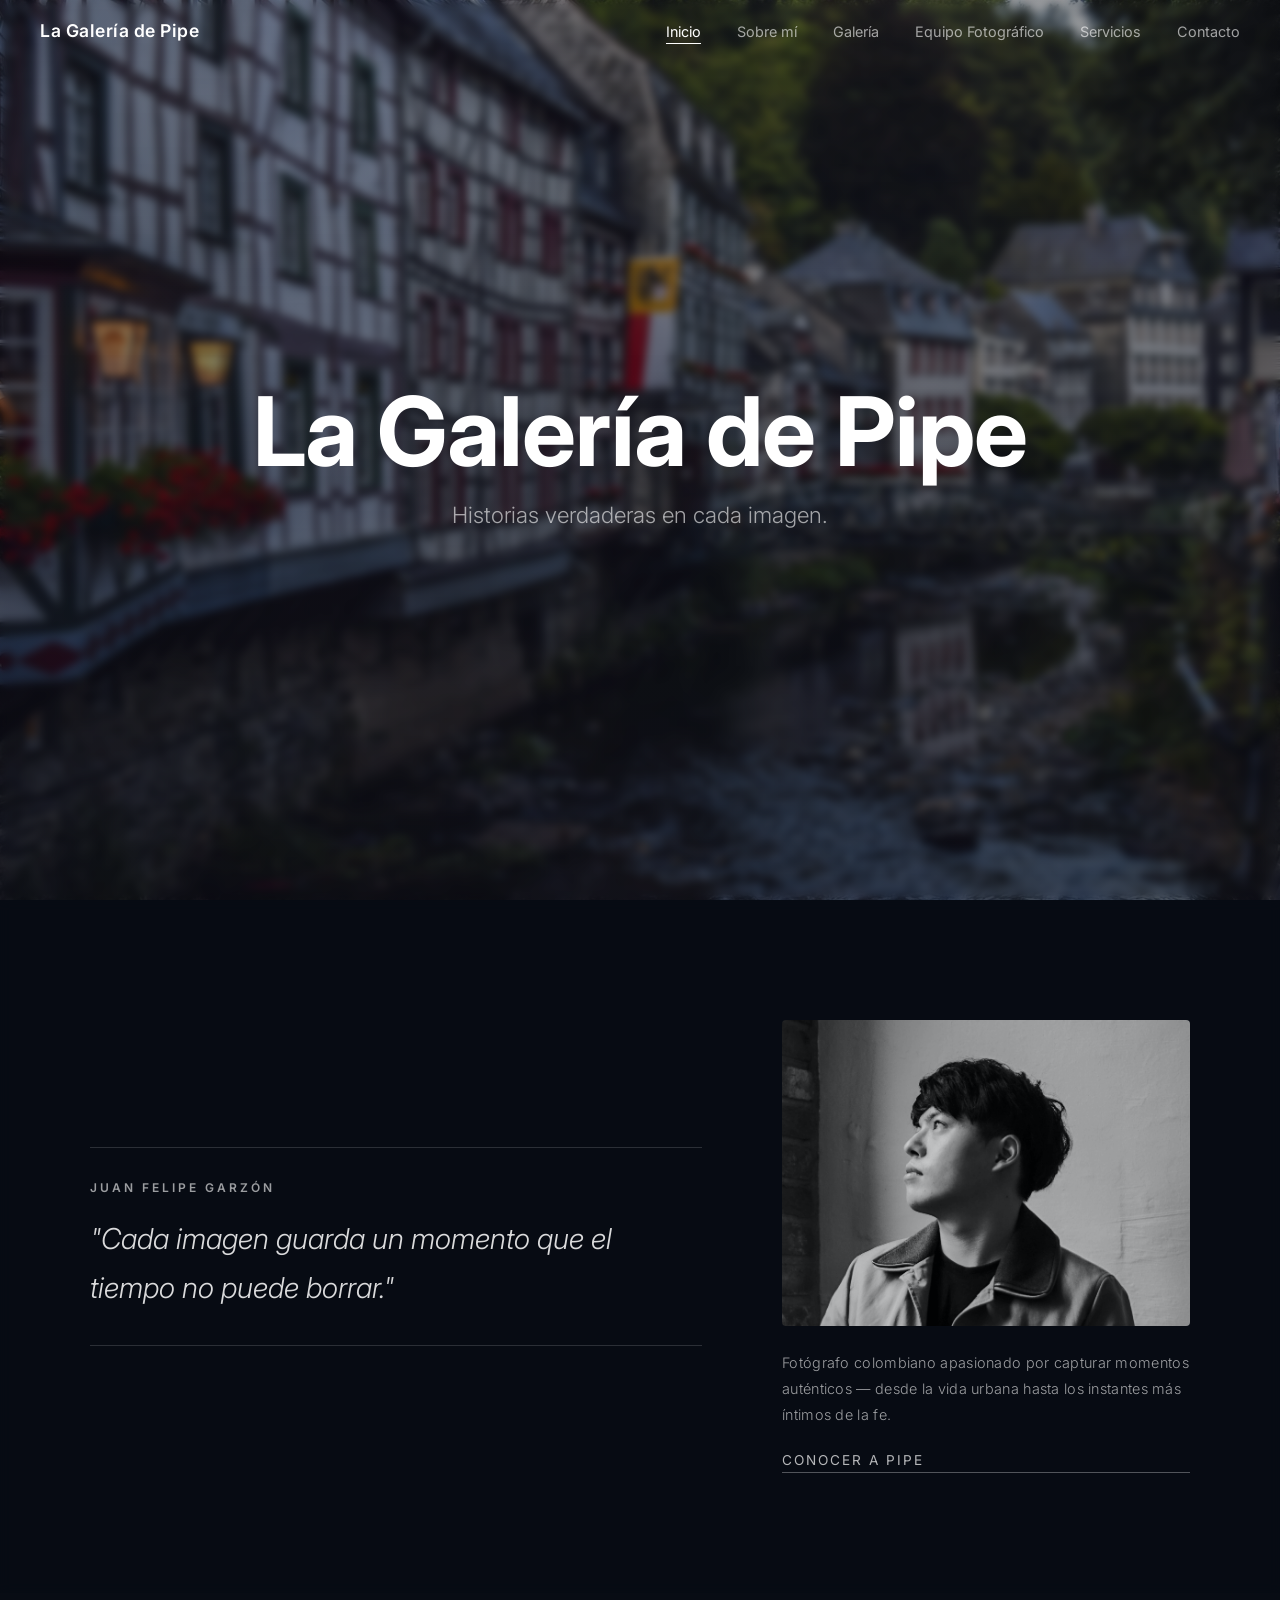
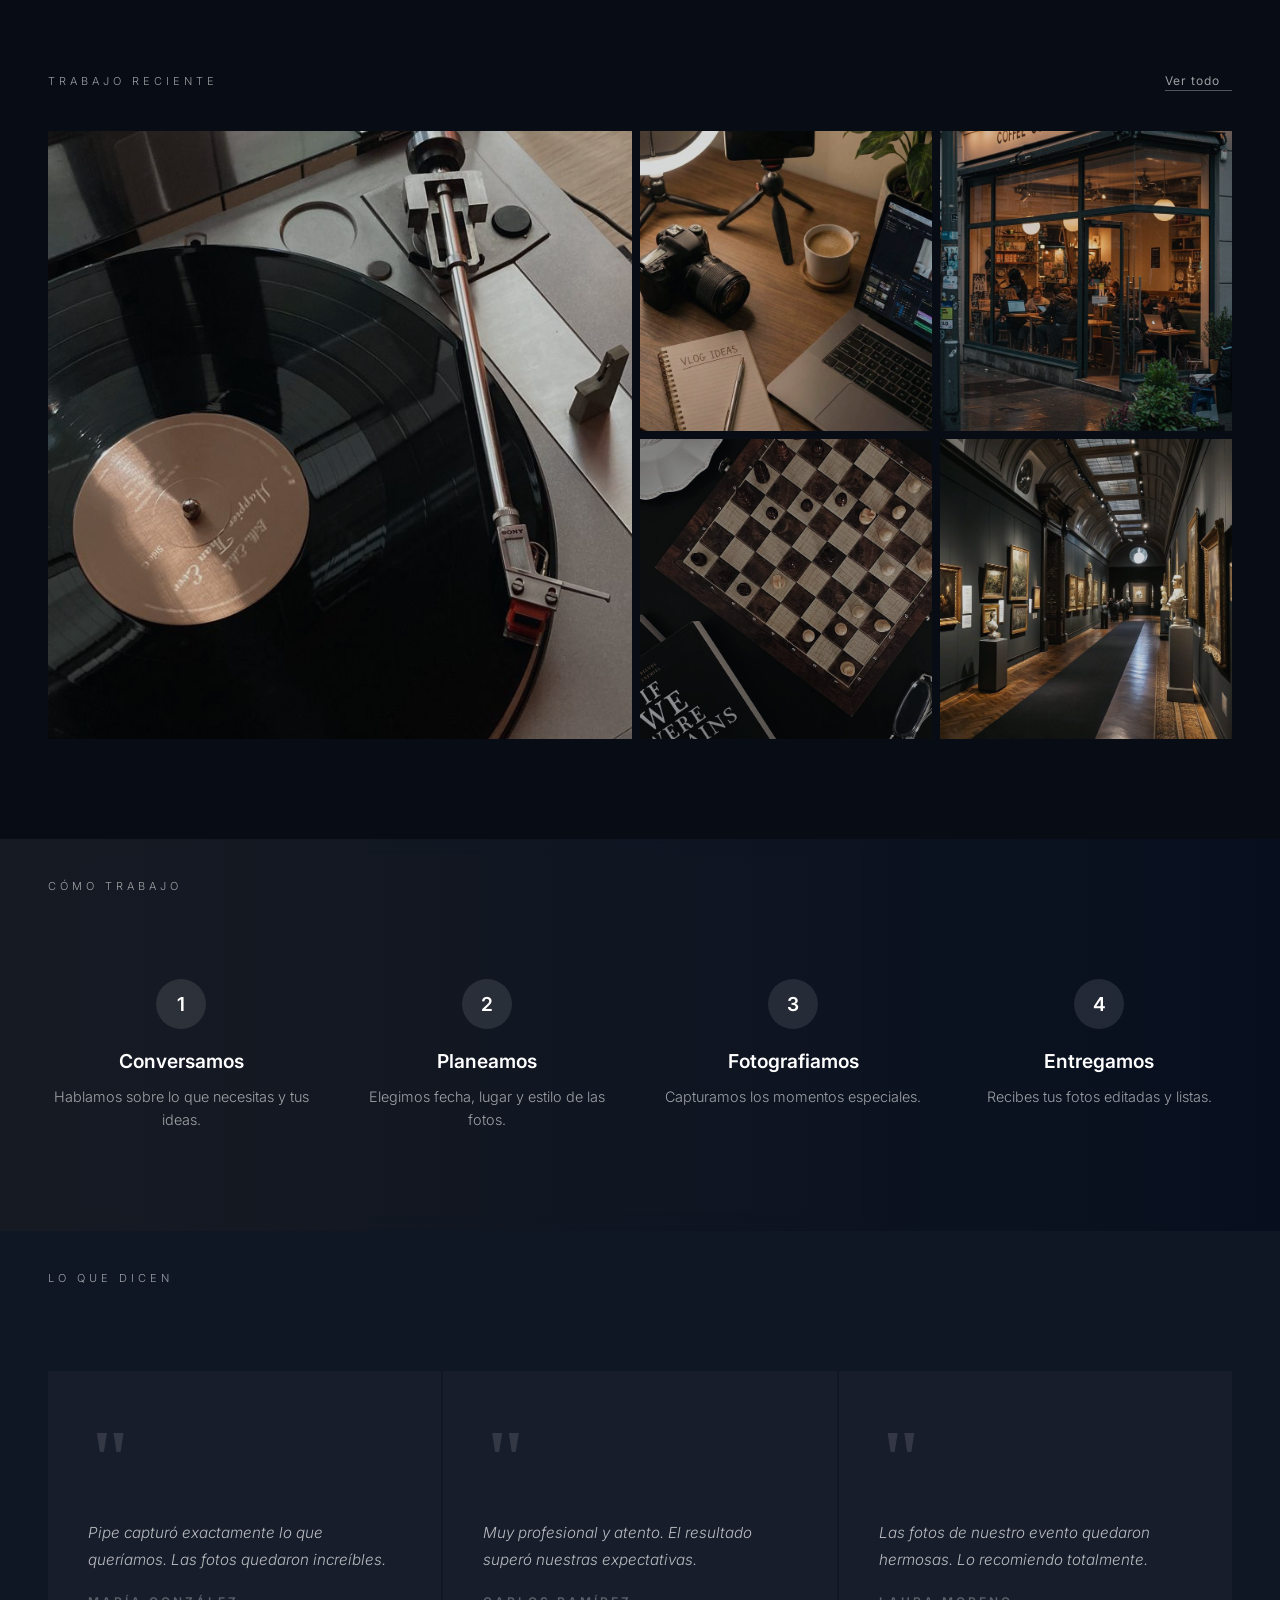
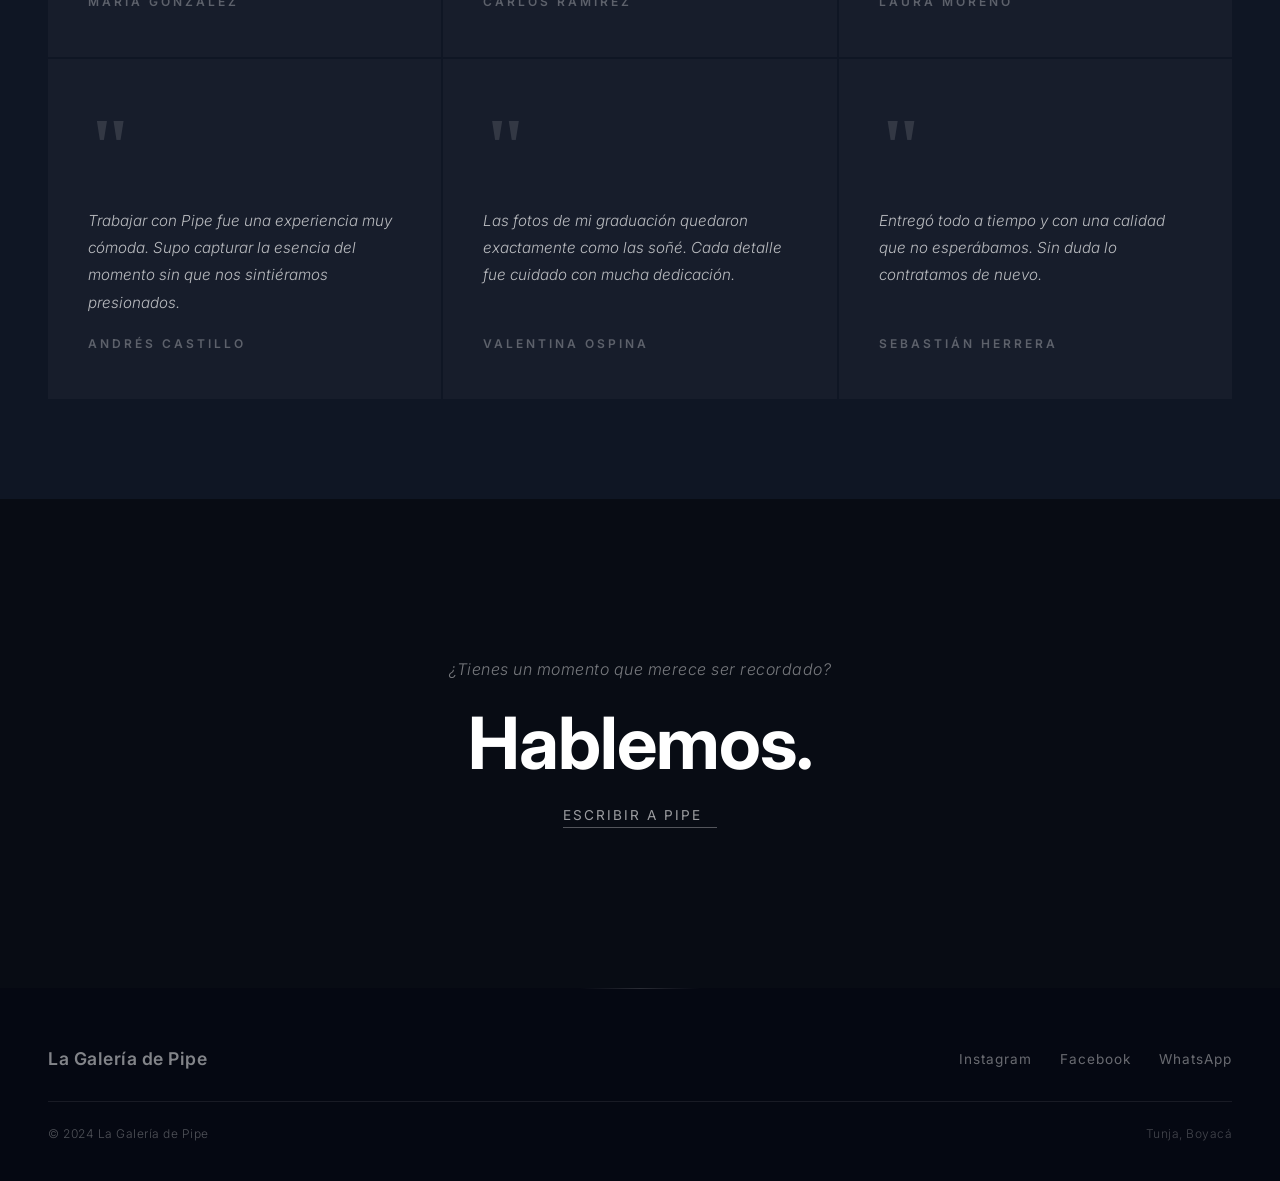
<file: index.html>
<!DOCTYPE html>
<html lang="es">
<head>
    <meta charset="UTF-8">
    <meta name="viewport" content="width=device-width, initial-scale=1.0">
    <link rel="stylesheet" href="./css/styles.css">
    <link rel="stylesheet" href="./css/global.css">
    <link href="https://fonts.googleapis.com/css2?family=Inter:wght@300;400;600;700&display=swap" rel="stylesheet">
    <title>La Galería de Pipe</title>
</head>
<body>
    <header class="header">
        <nav class="navbar">
        <div class="nav-logo">La Galería de Pipe</div>
        <ul class="nav-links">
            <li><a href="index.html" class="active">Inicio</a></li>
            <li><a href="sobre-mi.html">Sobre mí</a></li>
            <li><a href="galeria.html">Galería</a></li>
            <li><a href="equipo.html" >Equipo Fotográfico</a></li>
            <li><a href="servicios.html">Servicios</a></li>
            <li><a href="contacto.html">Contacto</a></li>
        </ul>
        </nav>
    </header>  
    <section class="hero">
        <div class="overlay"></div>
        <div class="hero-content">
            <h1>La Galería de Pipe</h1>
            <p>Historias verdaderas en cada imagen.</p>
        </div>
    </section>
    <section class="frase">
        <div class="frase-inner">
            <div class="frase-izquierda">
                <div class="frase-linea-top"></div>
                <span class="frase-etiqueta">Juan Felipe Garzón</span>
                <p class="frase-texto">"Cada imagen guarda un momento que el tiempo no puede borrar."</p>
                <div class="frase-linea-bottom"></div>
            </div>
            <div class="frase-derecha">
                <div class="frase-foto">
                    <img src="./resources/persona2.jpg" alt="Juan Felipe Garzón">
                </div>
                <p class="frase-descripcion">Fotógrafo colombiano apasionado por capturar momentos auténticos — desde la vida urbana hasta los instantes más íntimos de la fe.</p>
                <a href="sobre-mi.html" class="frase-btn">Conocer a Pipe</a>
            </div>
        </div>
    </section>
    <section class="recientes">
        <div class="section-header">
            <span class="section-title">Trabajo reciente</span>
            <a href="galeria.html" class="section-link">Ver todo</a>
        </div>
        <div class="grid-fotos">
            <div class="foto"><img src="./images.galeria/disco.jpg" alt="Foto 1"></div>
            <div class="foto"><img src="./images.galeria/camara.jpg" alt="Foto 2"></div>
            <div class="foto"><img src="./images.galeria/cafesitio.jpg" alt="Foto 3"></div>
            <div class="foto"><img src="./images.galeria/ajedrez.jpg" alt="Foto 4"></div>
            <div class="foto"><img src="./images.galeria/museo.jpg" alt="Foto 5"></div>
        </div>
    </section>
        </section>

    <section class="proceso">
        <span class="section-title">Cómo trabajo</span>
        <div class="proceso-pasos">
            <div class="paso">
                <div class="paso-numero">1</div>
                <h3>Conversamos</h3>
                <p>Hablamos sobre lo que necesitas y tus ideas.</p>
            </div>
            <div class="paso">
                <div class="paso-numero">2</div>
                <h3>Planeamos</h3>
                <p>Elegimos fecha, lugar y estilo de las fotos.</p>
            </div>
            <div class="paso">
                <div class="paso-numero">3</div>
                <h3>Fotografiamos</h3>
                <p>Capturamos los momentos especiales.</p>
            </div>
            <div class="paso">
                <div class="paso-numero">4</div>
                <h3>Entregamos</h3>
                <p>Recibes tus fotos editadas y listas.</p>
            </div>
        </div>
    </section>
    <section class="testimonios">
        <span class="section-title">Lo que dicen</span>
        <div class="testimonios-grid">
            <div class="testimonio">
                <span class="testimonio-comilla">"</span>
                <p class="testimonio-texto">Pipe capturó exactamente lo que queríamos. Las fotos quedaron increíbles.</p>
                <span class="testimonio-nombre">María González</span>
            </div>
            <div class="testimonio">
                <span class="testimonio-comilla">"</span>
                <p class="testimonio-texto">Muy profesional y atento. El resultado superó nuestras expectativas.</p>
                <span class="testimonio-nombre">Carlos Ramírez</span>
            </div>
            <div class="testimonio">
                <span class="testimonio-comilla">"</span>
                <p class="testimonio-texto">Las fotos de nuestro evento quedaron hermosas. Lo recomiendo totalmente.</p>
                <span class="testimonio-nombre">Laura Moreno</span>
            </div>
            <div class="testimonio">
                <span class="testimonio-comilla">"</span>
                <p class="testimonio-texto">Trabajar con Pipe fue una experiencia muy cómoda. Supo capturar la esencia del momento sin que nos sintiéramos presionados.</p>
                <span class="testimonio-nombre">Andrés Castillo</span>
            </div>
            <div class="testimonio">
                <span class="testimonio-comilla">"</span>
                <p class="testimonio-texto">Las fotos de mi graduación quedaron exactamente como las soñé. Cada detalle fue cuidado con mucha dedicación.</p>
                <span class="testimonio-nombre">Valentina Ospina</span>
            </div>
            <div class="testimonio">
                <span class="testimonio-comilla">"</span>
                <p class="testimonio-texto">Entregó todo a tiempo y con una calidad que no esperábamos. Sin duda lo contratamos de nuevo.</p>
                <span class="testimonio-nombre">Sebastián Herrera</span>
            </div>
        </div>
    </section>
    <section class="cta">
        <div class="cta-inner">
            <p class="cta-subtitulo">¿Tienes un momento que merece ser recordado?</p>
            <h2 class="cta-titulo">Hablemos.</h2>
            <a href="contacto.html" class="cta-btn">Escribir a Pipe</a>
        </div>
    </section>
    <footer class="footer">
        <div class="footer-content">
            <div class="footer-logo">La Galería de Pipe</div>
            <div class="footer-social">
                <a href="https://www.instagram.com/lagaleriadepipe/"  target="_blank">Instagram</a>
                <a href="#" target="_blank">Facebook</a>
                <a href="#" target="_blank">WhatsApp</a>
            </div>
        </div>
        <div class="footer-bottom">
            <p class="footer-copy">© 2024 La Galería de Pipe</p>
            <p class="footer-location">Tunja, Boyacá</p>
        </div>
    </footer>
</body>
</html>
</file>
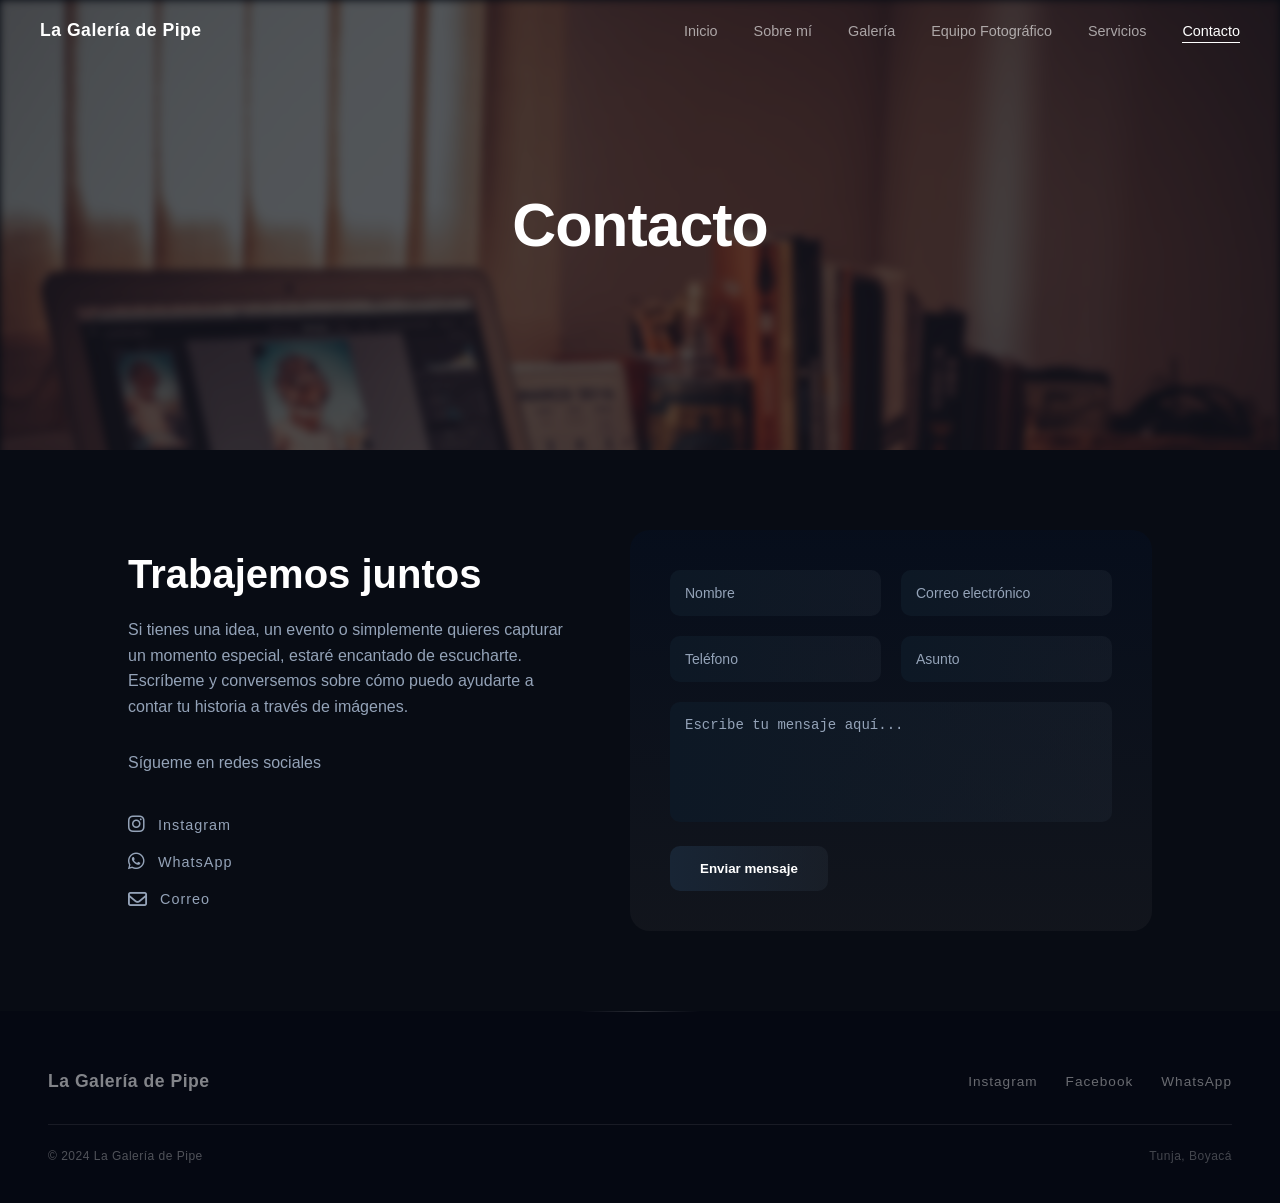
<file: contacto.html>
<!DOCTYPE html>
<html lang="es">
<head>
    <meta charset="UTF-8">
    <meta name="viewport" content="width=device-width, initial-scale=1.0">
   <link rel="stylesheet" href="./css/global.css">
    <link rel="stylesheet" href="./css/contacto.css">
    <link rel="stylesheet" href="https://cdnjs.cloudflare.com/ajax/libs/font-awesome/6.4.0/css/all.min.css">
    <title>Contacto</title>
</head>
<body>
    <header class="header">
        <nav class="navbar">
        <div class="nav-logo">La Galería de Pipe</div>
        <ul class="nav-links">
            <li><a href="index.html">Inicio</a></li>
            <li><a href="sobre-mi.html">Sobre mí</a></li>
            <li><a href="galeria.html">Galería</a></li>
            <li><a href="equipo.html" >Equipo Fotográfico</a></li>
            <li><a href="servicios.html">Servicios</a></li>
            <li><a href="contacto.html" class="active">Contacto</a></li>
        </ul>
        </nav>
    </header>  
        <section class="hero">
            <div class="hero-inner">
                <h1 class="hero-titulo">Contacto</h1>
            </div> 
        </section>

   <main class="contact-section">
        <section class="contact-principal">
            <div class="contact-container">
                <!-- LADO IZQUIERDO -->
                <div class="contact-info">
                    <h1>Trabajemos juntos</h1>
                    <p>
                        Si tienes una idea, un evento o simplemente quieres capturar un momento especial,
                        estaré encantado de escucharte. Escríbeme y conversemos sobre cómo puedo ayudarte
                        a contar tu historia a través de imágenes.
                    </p>

                    <div class="contact-links">
                        <p>Sígueme en redes sociales</p>
                    </div>

                <div class="social-icons">
                    <a href="https://www.instagram.com/lagaleriadepipe/"  target="_blank">
                        <i class="fa-brands fa-instagram"></i> Instagram
                    </a>
                    <a href="#" target="_blank">
                        <i class="fa-brands fa-whatsapp"></i> WhatsApp
                    </a>
                    <a href="#"  target="_blank">
                        <i class="fa-regular fa-envelope"></i> Correo
                    </a>
                </div>
                </div>

                <!-- LADO DERECHO -->
                <div class="contact-form">
                    <form>
                        <div class="form-row">
                            <input type="text" placeholder="Nombre">
                            <input type="email" placeholder="Correo electrónico">
                        </div>

                        <div class="form-row">
                            <input type="text" placeholder="Teléfono">
                            <input type="text" placeholder="Asunto">
                        </div>

                        <textarea placeholder="Escribe tu mensaje aquí..."></textarea>

                        <button type="submit">Enviar mensaje</button>
                    </form>
                </div>
            </div>
    </section>
</main>
    <footer class="footer">
        <div class="footer-content">
            <div class="footer-logo">La Galería de Pipe</div>
            <div class="footer-social">
                <a href="https://www.instagram.com/lagaleriadepipe/"  target="_blank">Instagram</a>
                <a href="#" target="_blank">Facebook</a>
                <a href="#" target="_blank">WhatsApp</a>
            </div>
        </div>
        <div class="footer-bottom">
            <p class="footer-copy">© 2024 La Galería de Pipe</p>
            <p class="footer-location">Tunja, Boyacá</p>
        </div>
    </footer>
</body>
</html>
</file>
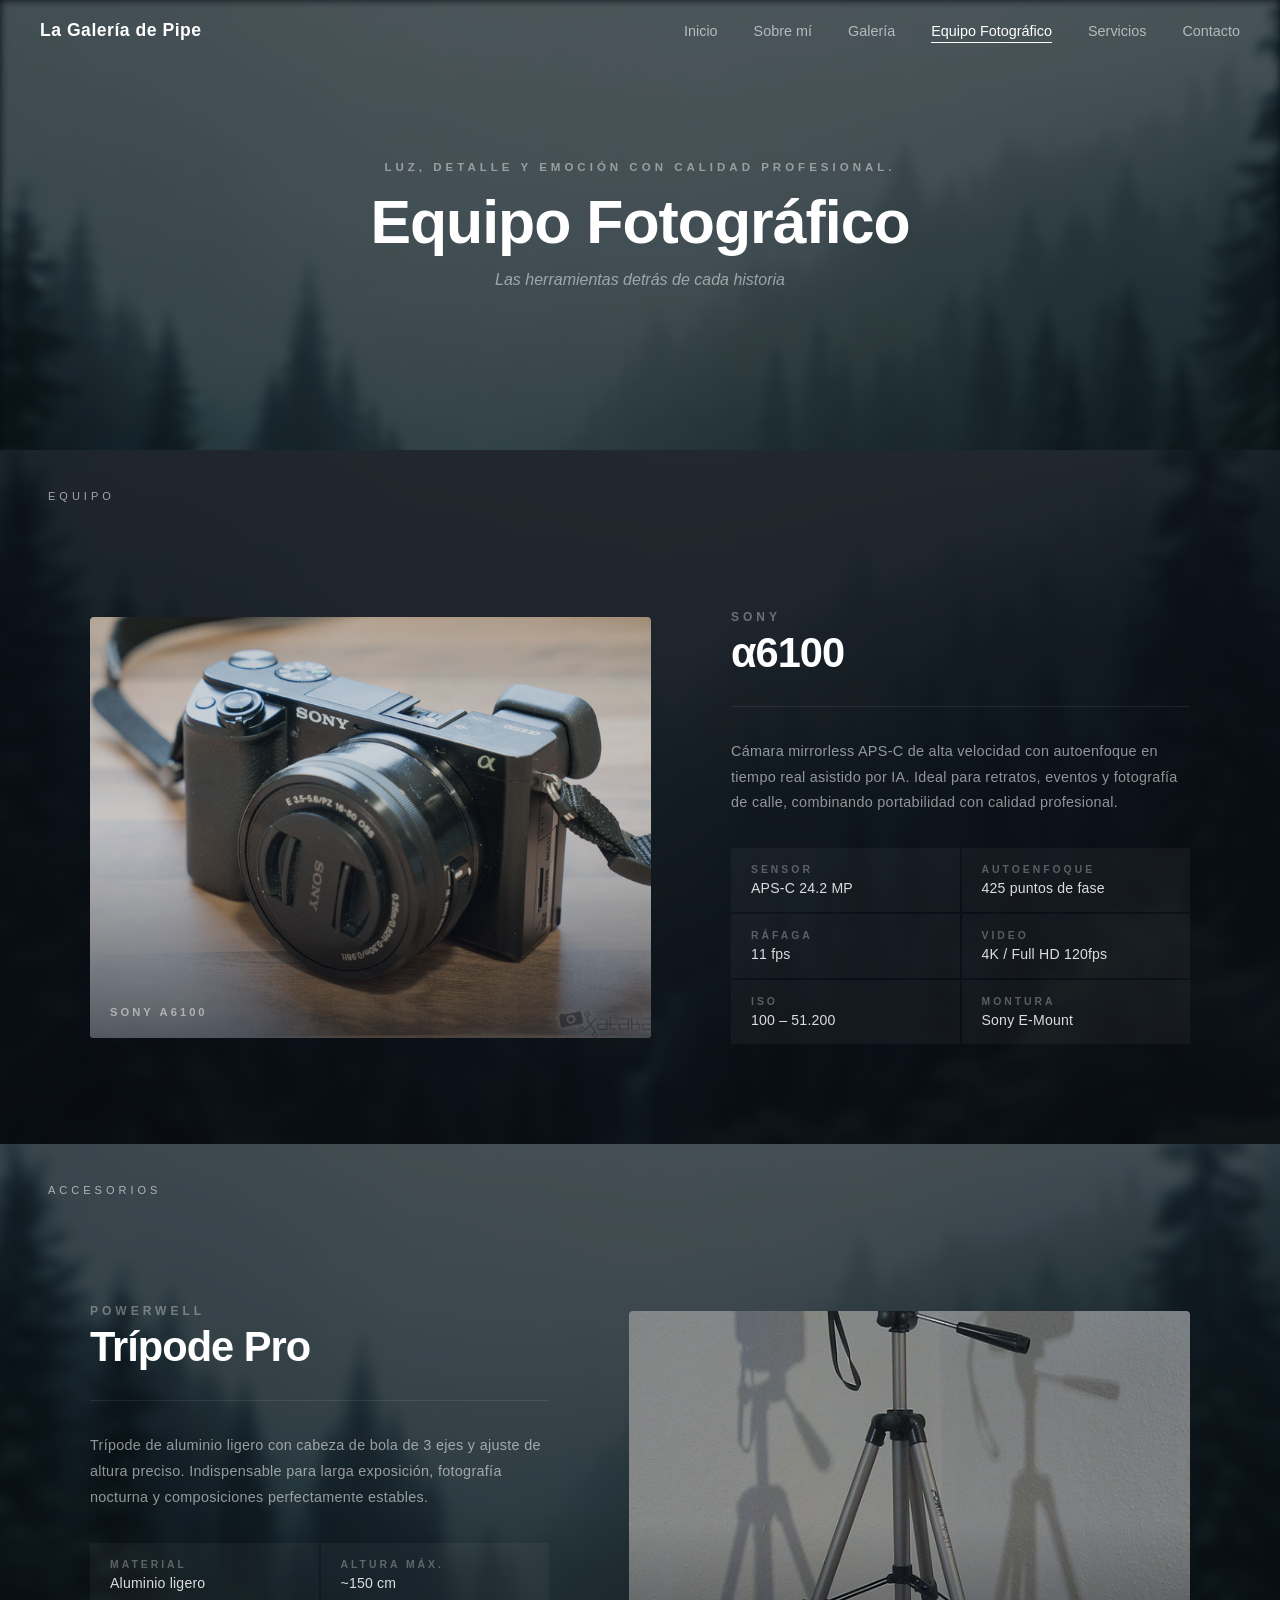
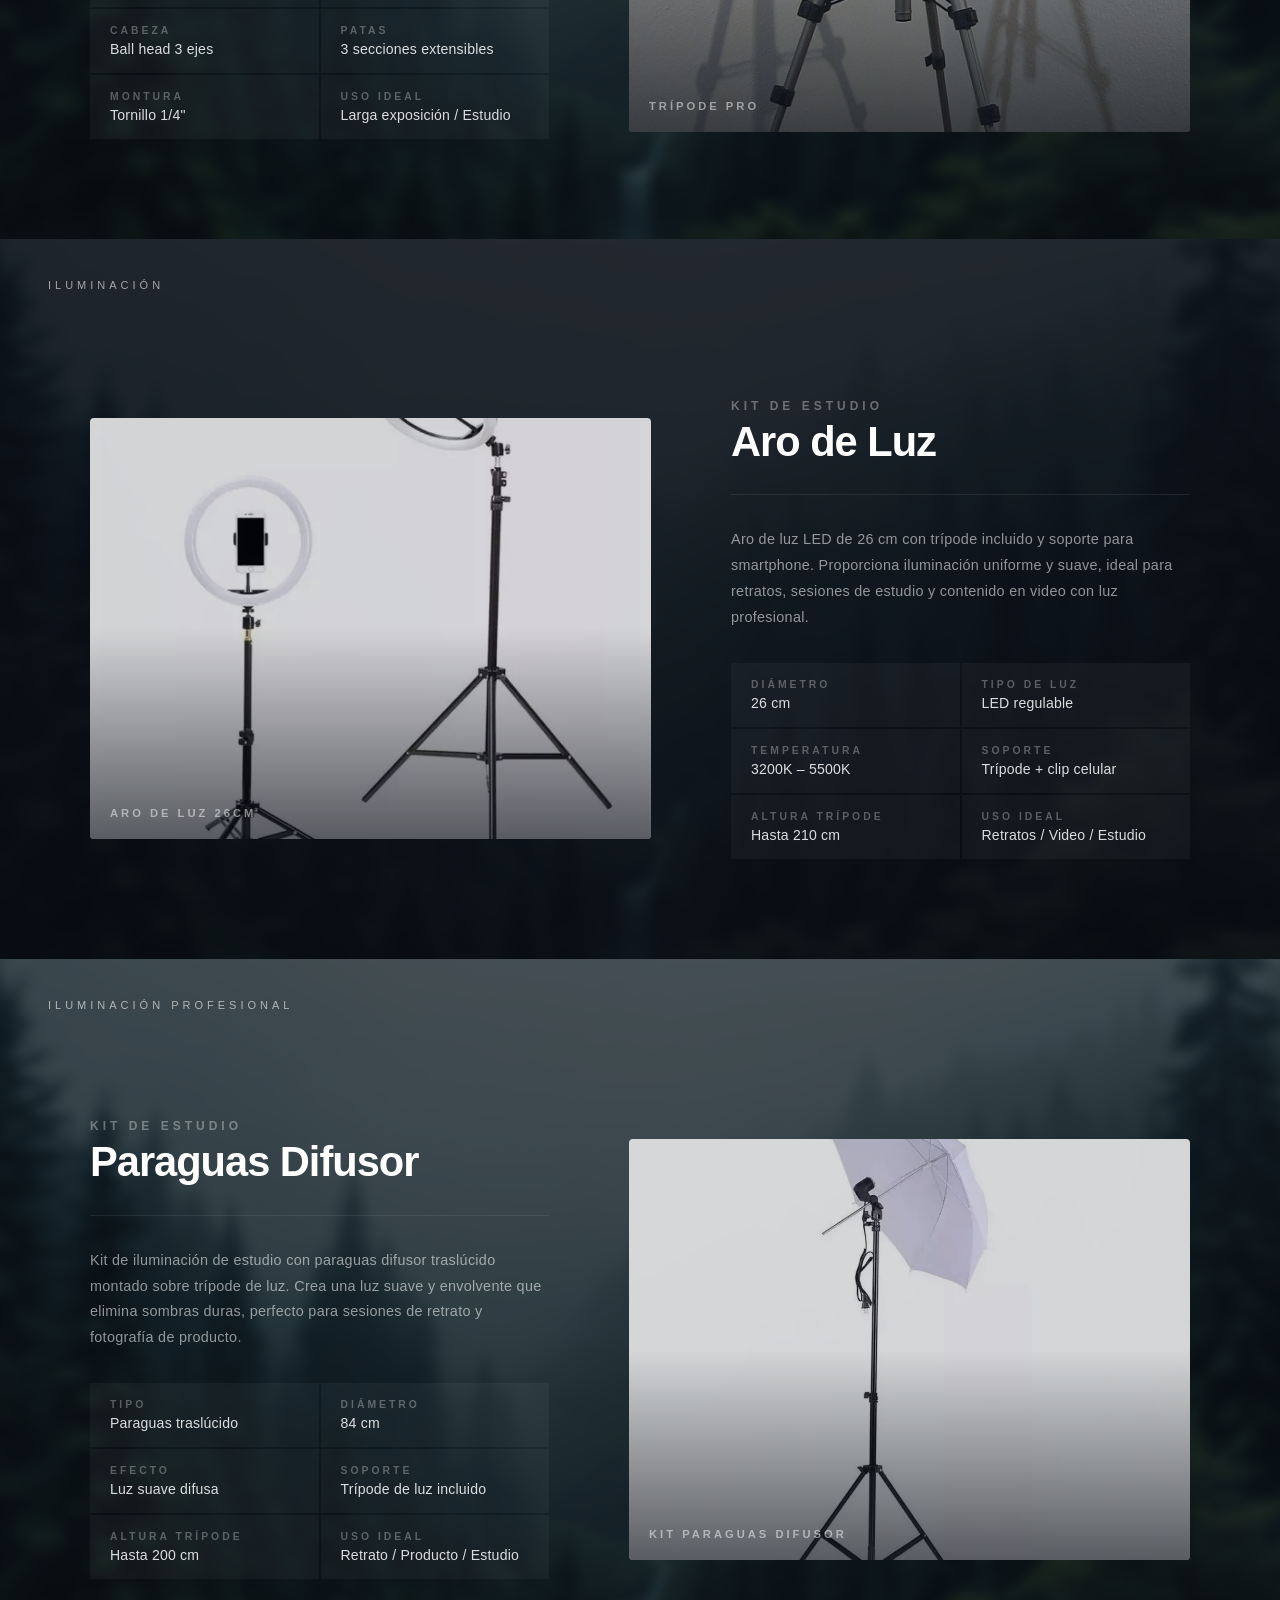
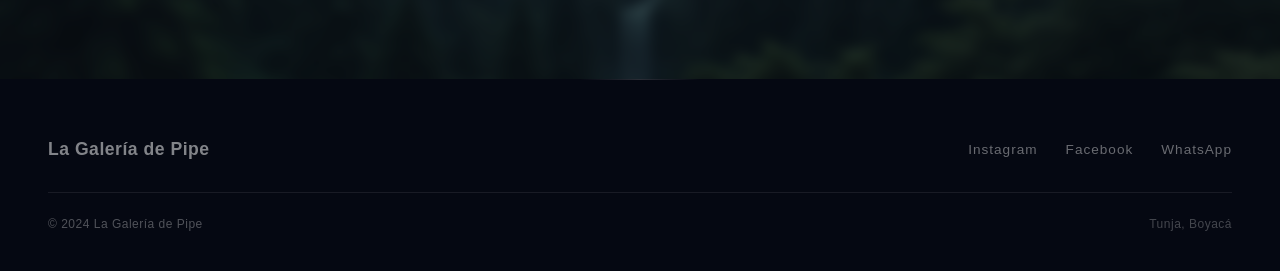
<file: equipo.html>
<!DOCTYPE html>
<html lang="es">
<head>
    <meta charset="UTF-8">
    <meta name="viewport" content="width=device-width, initial-scale=1.0">
    <link rel="stylesheet" href="./css/global.css">
    <link rel="stylesheet" href="./css/equipo.css">
    <title>Equipo Fotográfico</title>
</head>
<body>
    <header class="header">
        <nav class="navbar">
            <div class="nav-logo">La Galería de Pipe</div>
            <ul class="nav-links">
                <li><a href="index.html">Inicio</a></li>
                <li><a href="sobre-mi.html">Sobre mí</a></li>
                <li><a href="galeria.html">Galería</a></li>
                <li><a href="equipo.html" class="active">Equipo Fotográfico</a></li>
                <li><a href="servicios.html">Servicios</a></li>
                <li><a href="contacto.html">Contacto</a></li>
            </ul>
        </nav>
    </header>
    <!-- Hero -->
    <section class="hero">
        <div class="hero-inner">
            <span class="hero-etiqueta">Luz, detalle y emoción con calidad profesional.</span>
            <h1 class="hero-titulo">Equipo Fotográfico</h1>
            <p class="hero-subtitulo">Las herramientas detrás de cada historia</p>
    </section>

    <main>
        <section class="equipo">
            <div class ="overlay">   </div>
            <span class="section-title">Equipo</span>
            <div class="equipo-inner">
                <div class="equipo-foto-wrap">
                    <img src="./resources/sony%20a6100.jpg" alt="Sony A6100">
                    <div class="equipo-foto-overlay"></div>
                    <span class="equipo-foto-badge">Sony α6100</span>
                </div>
                <div class="equipo-info">
                    <div class="equipo-nombre">
                        <span class="equipo-marca">Sony</span>
                        <h2 class="equipo-modelo">α6100</h2>
                    </div>
                    <div class="equipo-linea"></div>
                    <p class="equipo-descripcion">
                        Cámara mirrorless APS-C de alta velocidad con autoenfoque en tiempo real 
                        asistido por IA. Ideal para retratos, eventos y fotografía de calle, 
                        combinando portabilidad con calidad profesional.
                    </p>
                    <div class="equipo-specs">
                        <div class="spec-item">
                            <span class="spec-label">Sensor</span>
                            <span class="spec-valor">APS-C 24.2 MP</span>
                        </div>
                        <div class="spec-item">
                            <span class="spec-label">Autoenfoque</span>
                            <span class="spec-valor">425 puntos de fase</span>
                        </div>
                        <div class="spec-item">
                            <span class="spec-label">Ráfaga</span>
                            <span class="spec-valor">11 fps</span>
                        </div>
                        <div class="spec-item">
                            <span class="spec-label">Video</span>
                            <span class="spec-valor">4K / Full HD 120fps</span>
                        </div>
                        <div class="spec-item">
                            <span class="spec-label">ISO</span>
                            <span class="spec-valor">100 – 51.200</span>
                        </div>
                        <div class="spec-item">
                            <span class="spec-label">Montura</span>
                            <span class="spec-valor">Sony E-Mount</span>
                        </div>
                    </div>
                </div>
            </div>
        </section>
 
       
        <section class="equipo equipo-alt">
            <span class="section-title">Accesorios</span>
            <div class="equipo-inner equipo-inner-reverse">
                <div class="equipo-info">
                    <div class="equipo-nombre">
                        <span class="equipo-marca">Powerwell</span>
                        <h2 class="equipo-modelo">Trípode Pro</h2>
                    </div>
                    <div class="equipo-linea"></div>
                    <p class="equipo-descripcion">
                        Trípode de aluminio ligero con cabeza de bola de 3 ejes y ajuste de altura 
                        preciso. Indispensable para larga exposición, fotografía nocturna y 
                        composiciones perfectamente estables.
                    </p>
                    <div class="equipo-specs">
                        <div class="spec-item">
                            <span class="spec-label">Material</span>
                            <span class="spec-valor">Aluminio ligero</span>
                        </div>
                        <div class="spec-item">
                            <span class="spec-label">Altura máx.</span>
                            <span class="spec-valor">~150 cm</span>
                        </div>
                        <div class="spec-item">
                            <span class="spec-label">Cabeza</span>
                            <span class="spec-valor">Ball head 3 ejes</span>
                        </div>
                        <div class="spec-item">
                            <span class="spec-label">Patas</span>
                            <span class="spec-valor">3 secciones extensibles</span>
                        </div>
                        <div class="spec-item">
                            <span class="spec-label">Montura</span>
                            <span class="spec-valor">Tornillo 1/4"</span>
                        </div>
                        <div class="spec-item">
                            <span class="spec-label">Uso ideal</span>
                            <span class="spec-valor">Larga exposición / Estudio</span>
                        </div>
                    </div>
                </div>
                <div class="equipo-foto-wrap">
                    <img src="./resources/Statyw_fotograficzny.jpg" alt="Trípode Powerwell">
                    <div class="equipo-foto-overlay"></div>
                    <span class="equipo-foto-badge">Trípode Pro</span>
                </div>
            </div>
        </section>
 
        
        <section class="equipo">
            <span class="section-title">Iluminación</span>
            <div class="equipo-inner">
                <div class="equipo-foto-wrap">
                    <img src="./resources/ARODELUZ26CMTRIPODE_1.webp" alt="Aro de luz 26cm con trípode">
                    <div class="equipo-foto-overlay"></div>
                    <span class="equipo-foto-badge">Aro de Luz 26cm</span>
                </div>
                <div class="equipo-info">
                    <div class="equipo-nombre">
                        <span class="equipo-marca">Kit de estudio</span>
                        <h2 class="equipo-modelo">Aro de Luz</h2>
                    </div>
                    <div class="equipo-linea"></div>
                    <p class="equipo-descripcion">
                        Aro de luz LED de 26 cm con trípode incluido y soporte para smartphone. 
                        Proporciona iluminación uniforme y suave, ideal para retratos, sesiones 
                        de estudio y contenido en video con luz profesional.
                    </p>
                    <div class="equipo-specs">
                        <div class="spec-item">
                            <span class="spec-label">Diámetro</span>
                            <span class="spec-valor">26 cm</span>
                        </div>
                        <div class="spec-item">
                            <span class="spec-label">Tipo de luz</span>
                            <span class="spec-valor">LED regulable</span>
                        </div>
                        <div class="spec-item">
                            <span class="spec-label">Temperatura</span>
                            <span class="spec-valor">3200K – 5500K</span>
                        </div>
                        <div class="spec-item">
                            <span class="spec-label">Soporte</span>
                            <span class="spec-valor">Trípode + clip celular</span>
                        </div>
                        <div class="spec-item">
                            <span class="spec-label">Altura trípode</span>
                            <span class="spec-valor">Hasta 210 cm</span>
                        </div>
                        <div class="spec-item">
                            <span class="spec-label">Uso ideal</span>
                            <span class="spec-valor">Retratos / Video / Estudio</span>
                        </div>
                    </div>
                </div>
            </div>
        </section>
 
       
        <section class="equipo equipo-alt">
            <span class="section-title">Iluminación profesional</span>
            <div class="equipo-inner equipo-inner-reverse">
                <div class="equipo-info">
                    <div class="equipo-nombre">
                        <span class="equipo-marca">Kit de estudio</span>
                        <h2 class="equipo-modelo">Paraguas Difusor</h2>
                    </div>
                    <div class="equipo-linea"></div>
                    <p class="equipo-descripcion">
                        Kit de iluminación de estudio con paraguas difusor traslúcido montado sobre 
                        trípode de luz. Crea una luz suave y envolvente que elimina sombras duras, 
                        perfecto para sesiones de retrato y fotografía de producto.
                    </p>
                    <div class="equipo-specs">
                        <div class="spec-item">
                            <span class="spec-label">Tipo</span>
                            <span class="spec-valor">Paraguas traslúcido</span>
                        </div>
                        <div class="spec-item">
                            <span class="spec-label">Diámetro</span>
                            <span class="spec-valor">84 cm</span>
                        </div>
                        <div class="spec-item">
                            <span class="spec-label">Efecto</span>
                            <span class="spec-valor">Luz suave difusa</span>
                        </div>
                        <div class="spec-item">
                            <span class="spec-label">Soporte</span>
                            <span class="spec-valor">Trípode de luz incluido</span>
                        </div>
                        <div class="spec-item">
                            <span class="spec-label">Altura trípode</span>
                            <span class="spec-valor">Hasta 200 cm</span>
                        </div>
                        <div class="spec-item">
                            <span class="spec-label">Uso ideal</span>
                            <span class="spec-valor">Retrato / Producto / Estudio</span>
                        </div>
                    </div>
                </div>
                <div class="equipo-foto-wrap">
                    <img src="./resources/KITILUMINACIONESTUDIOFOTOGRAFIAX2_2.webp" alt="Kit de iluminación con paraguas difusor">
                    <div class="equipo-foto-overlay"></div>
                    <span class="equipo-foto-badge">Kit Paraguas Difusor</span>
                </div>
            </div>
        </section>
 
        
        
    </main>
    <footer class="footer">
        <div class="footer-content">
            <div class="footer-logo">La Galería de Pipe</div>
            <div class="footer-social">
                <a href="https://www.instagram.com/lagaleriadepipe/"  target="_blank">Instagram</a>
                <a href="#" target="_blank">Facebook</a>
                <a href="#" target="_blank">WhatsApp</a>
            </div>
        </div>
        <div class="footer-bottom">
            <p class="footer-copy">© 2024 La Galería de Pipe</p>
            <p class="footer-location">Tunja, Boyacá</p>
        </div>
    </footer>
</body>
</html>
</file>
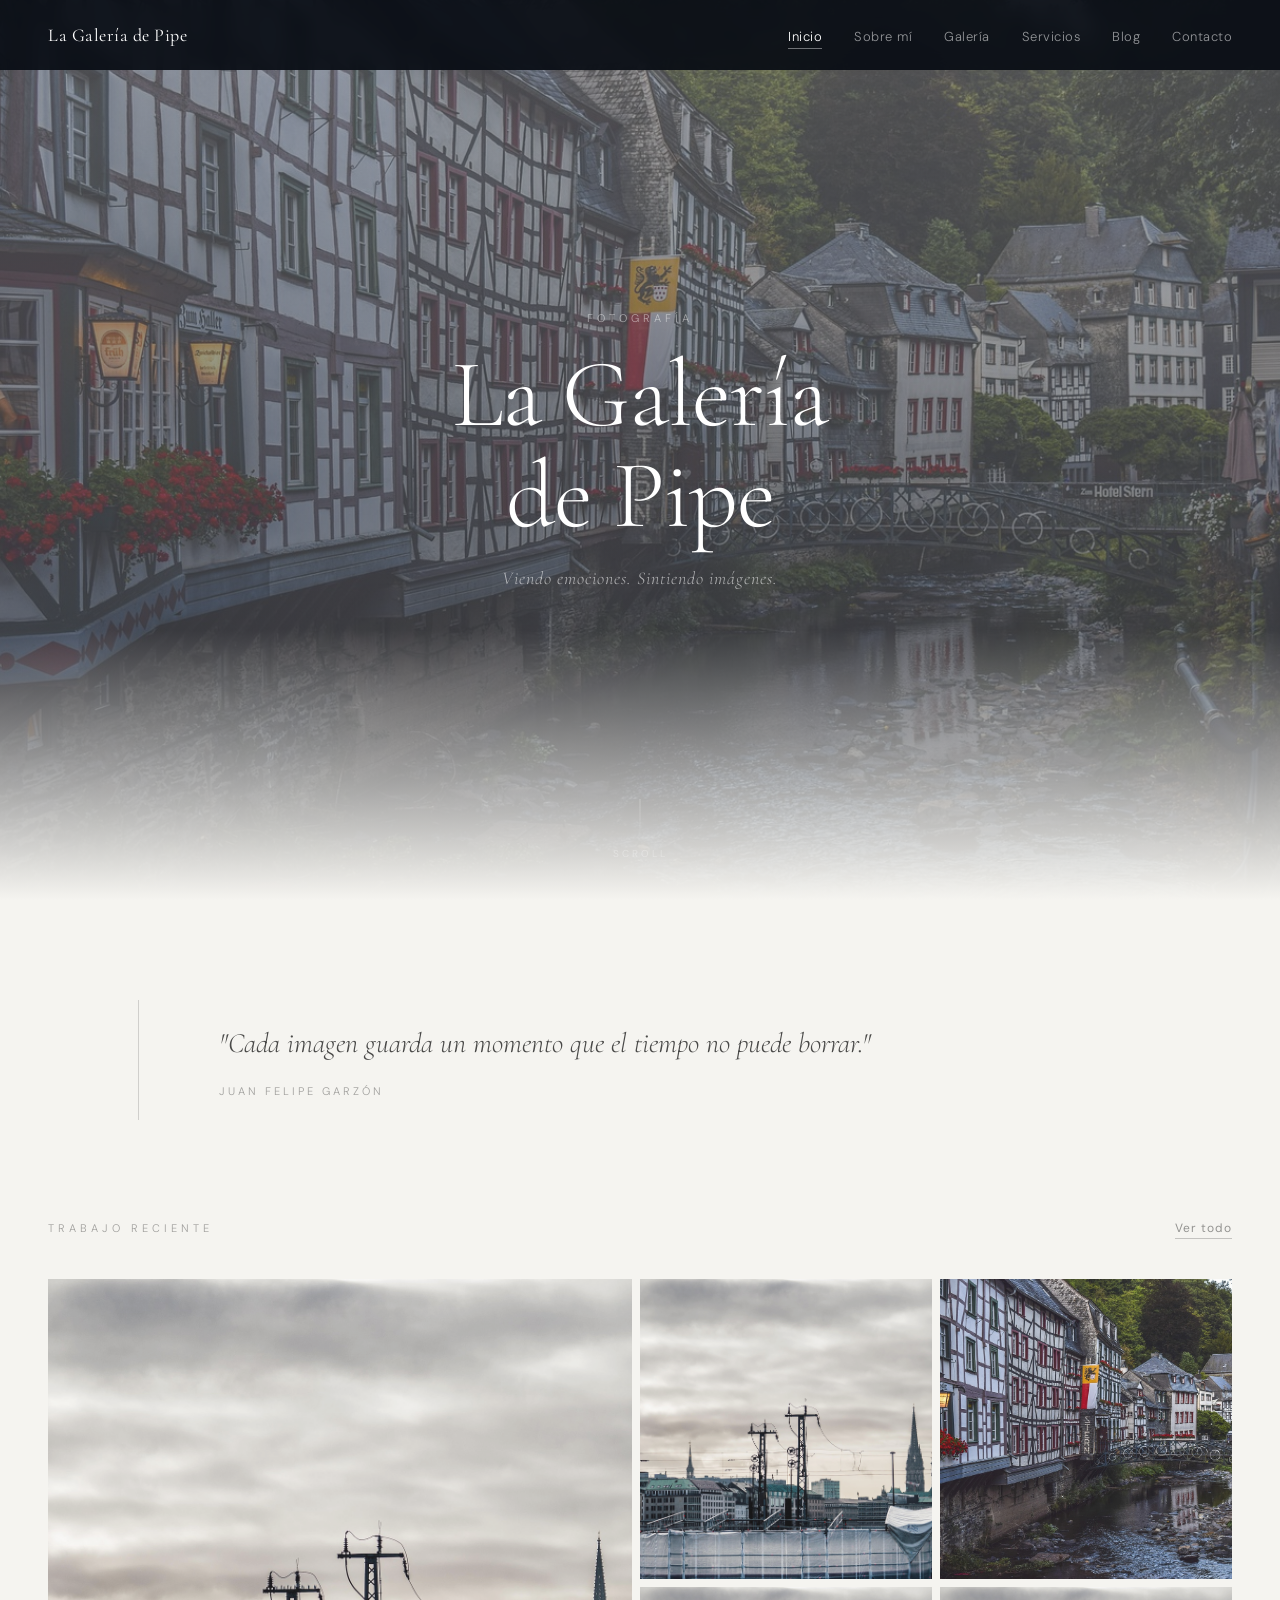
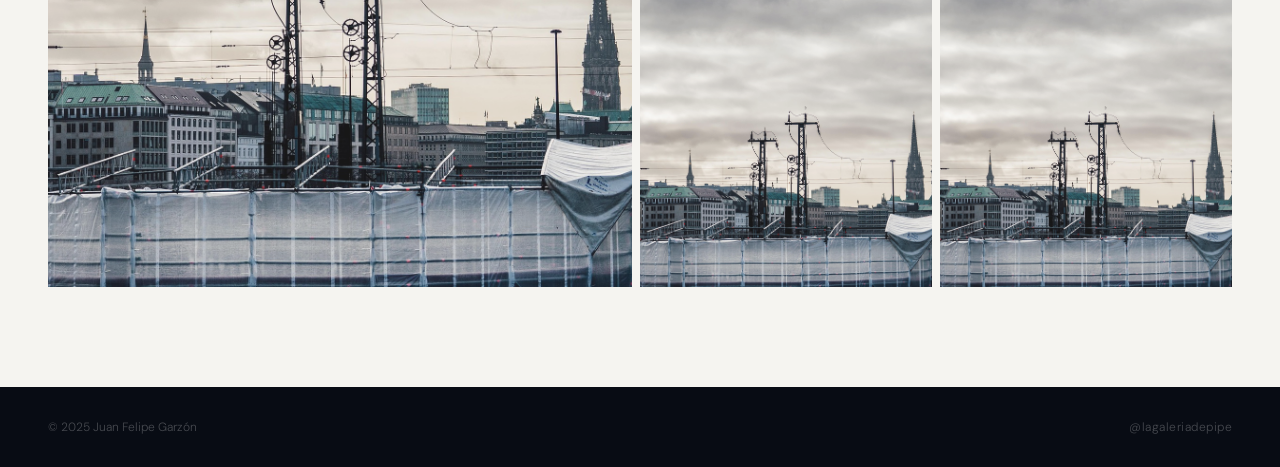
<file: index2.html>
<!DOCTYPE html>
<html lang="es">
<head>
    <meta charset="UTF-8">
    <meta name="viewport" content="width=device-width, initial-scale=1.0">
    <link rel="stylesheet" href="./css/styles2.css">
    <link href="https://fonts.googleapis.com/css2?family=Cormorant+Garamond:ital,wght@0,300;0,400;1,300;1,400&family=DM+Sans:wght@300;400;500&display=swap" rel="stylesheet">
    <title>La Galería de Pipe</title>
</head>
<body>

    <header class="header">
        <nav class="navbar">
            <div class="nav-logo">La Galería de Pipe</div>
            <ul class="nav-links">
                <li><a href="index2.html" class="active">Inicio</a></li>
                <li><a href="sobre-mi.html">Sobre mí</a></li>
                <li><a href="galeria.html">Galería</a></li>
                <li><a href="servicios.html">Servicios</a></li>
                <li><a href="blog.html">Blog</a></li>
                <li><a href="contacto.html">Contacto</a></li>
            </ul>
        </nav>
    </header>

    <section class="hero">
        <div class="hero-bg"></div>
        <div class="hero-gradient"></div>
        <div class="hero-content">
            <span class="hero-tag">Fotografía</span>
            <h1>La Galería<br>de Pipe</h1>
            <p>Viendo emociones. Sintiendo imágenes.</p>
        </div>
        <div class="scroll-hint">
            <div class="scroll-line"></div>
            <span>scroll</span>
        </div>
    </section>

    <div class="quote">
        <div class="quote-line"></div>
        <div>
            <p class="quote-text">"Cada imagen guarda un momento que el tiempo no puede borrar."</p>
            <p class="quote-attr">Juan Felipe Garzón</p>
        </div>
    </div>

    <section class="recientes">
        <div class="section-header">
            <span class="section-title">Trabajo reciente</span>
            <a href="galeria.html" class="section-link">Ver todo</a>
        </div>
        <div class="grid-fotos">
            <div class="foto"><img src="./resources/ciudad.jpg" alt="Foto 1"></div>
            <div class="foto"><img src="./resources/ciudad.jpg" alt="Foto 2"></div>
            <div class="foto"><img src="./resources/arroyo.jpg" alt="Foto 3"></div>
            <div class="foto"><img src="./resources/ciudad.jpg" alt="Foto 4"></div>
            <div class="foto"><img src="./resources/ciudad.jpg" alt="Foto 5"></div>
        </div>
    </section>

    <footer class="footer">
        <span>© 2025 Juan Felipe Garzón</span>
        <a href="https://instagram.com/lagaleriadepipe" target="_blank">@lagaleriadepipe</a>
    </footer>

</body>
</html>
</file>
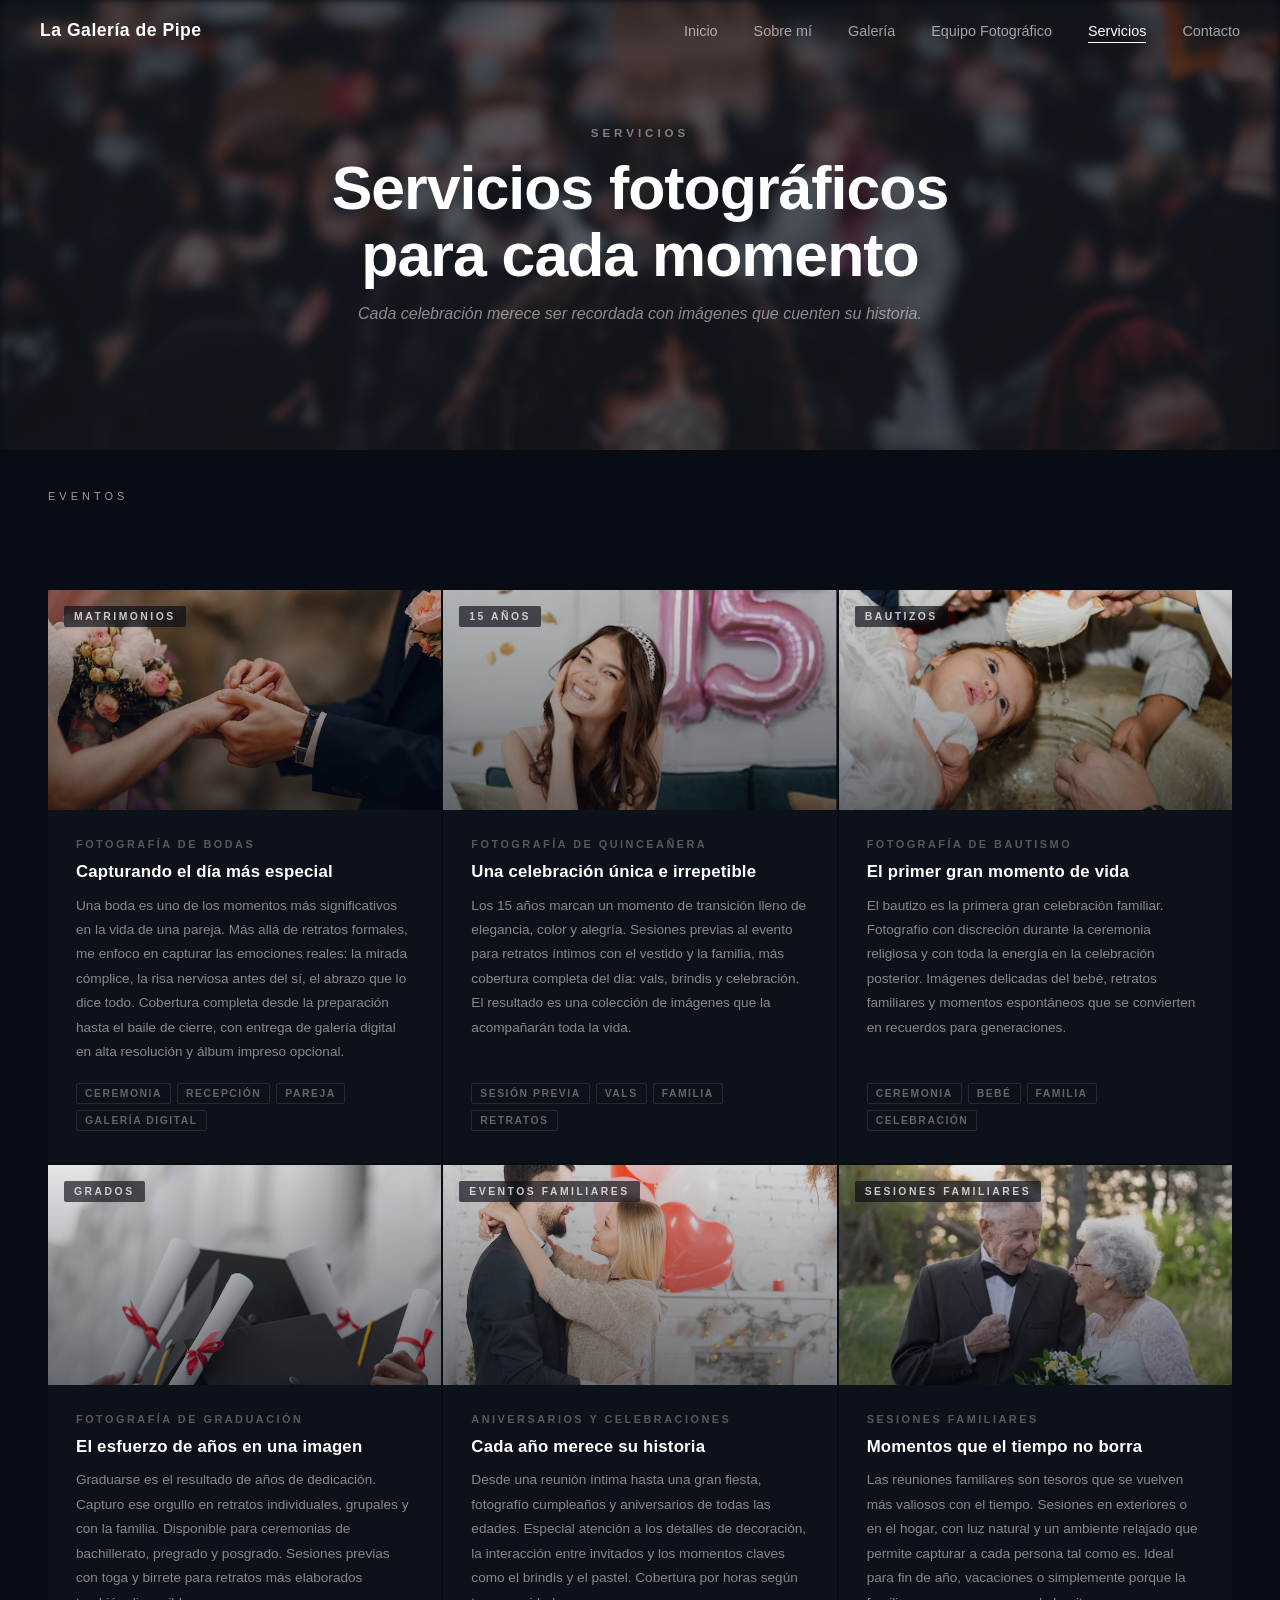
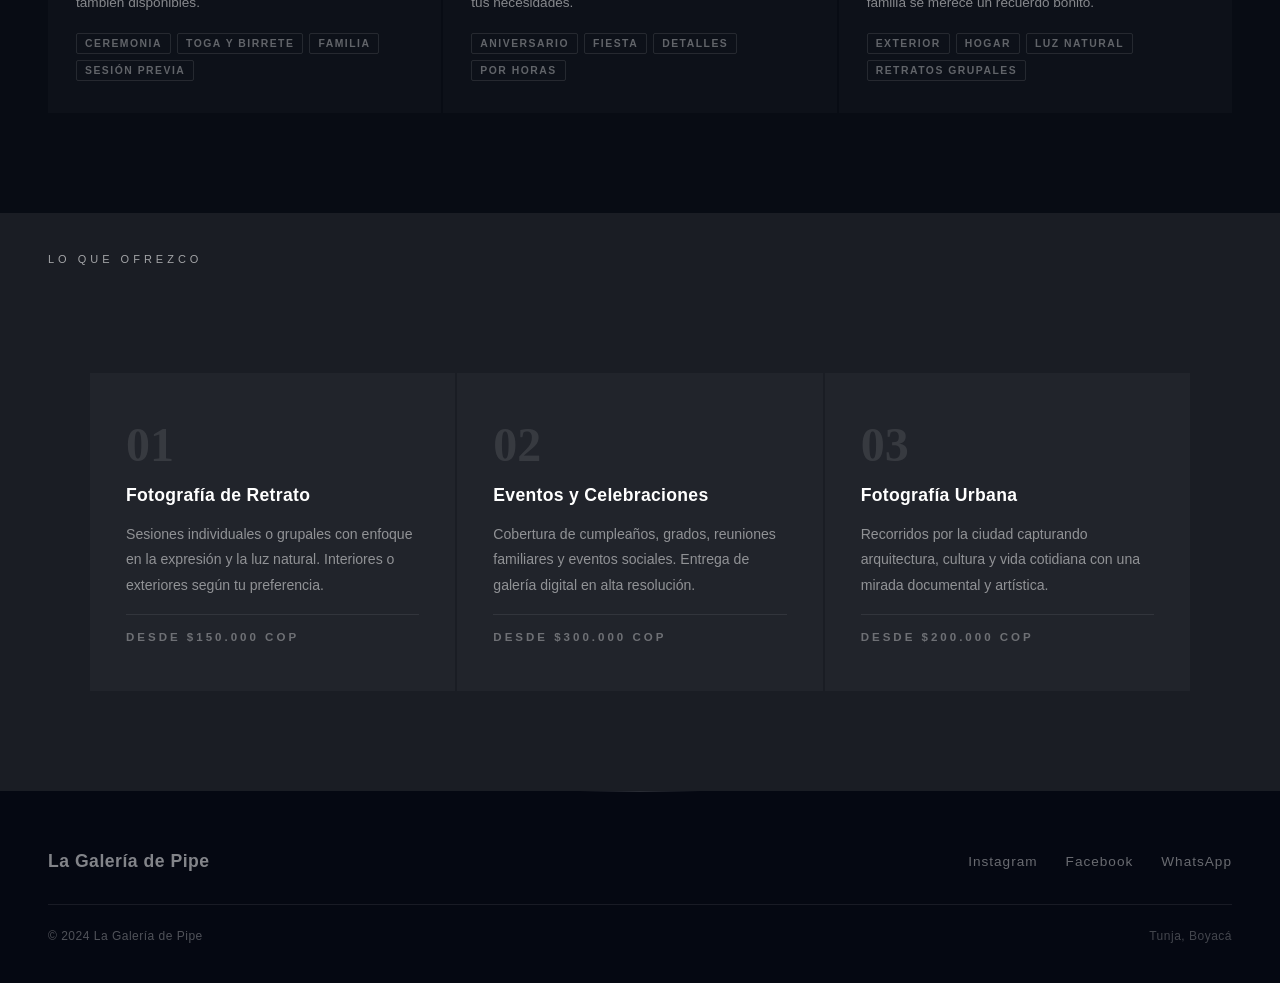
<file: servicios.html>
<!DOCTYPE html>
<html lang="es">
<head>
    <meta charset="UTF-8">
    <meta name="viewport" content="width=device-width, initial-scale=1.0">
    <link rel="stylesheet" href="./css/global.css">
    <link rel="stylesheet" href="./css/servicios.css">
    <title>Servicios</title>
</head>
<body>
    <header class="header">
        <nav class="navbar">
            <div class="nav-logo">La Galería de Pipe</div>
            <ul class="nav-links">
                <li><a href="index.html">Inicio</a></li>
                <li><a href="sobre-mi.html">Sobre mí</a></li>
                <li><a href="galeria.html">Galería</a></li>
                <li><a href="equipo.html">Equipo Fotográfico</a></li>
                <li><a href="servicios.html" class="active">Servicios</a></li>
                <li><a href="contacto.html">Contacto</a></li>
            </ul>
        </nav>
    </header>
 
<main>
 
        <!-- HERO BLOG -->
        <section class="blog-hero">
            <div class="blog-hero-inner">
                <span class="blog-hero-etiqueta">Servicios</span>
                <h1 class="blog-hero-titulo">Servicios fotográficos<br>para cada momento</h1>
                <p class="blog-hero-subtitulo">Cada celebración merece ser recordada con imágenes que cuenten su historia.</p>
            </div>
        </section>
 
        <!-- ARTÍCULOS -->
        <section class="blog-articulos">
            <span class="section-title">Eventos</span>
 
            <div class="blog-grid">
 
                <!-- Matrimonios -->
                <article class="blog-card">
                    <div class="blog-card-img blog-card-img--matrimonios">
                        <span class="blog-card-tag">Matrimonios</span>
                    </div>
                    <div class="blog-card-body">
                        <span class="blog-card-fecha">Fotografía de bodas</span>
                        <h2 class="blog-card-titulo">Capturando el día más especial</h2>
                        <p class="blog-card-texto">
                            Una boda es uno de los momentos más significativos en la vida de una pareja. 
                            Más allá de retratos formales, me enfoco en capturar las emociones reales: 
                            la mirada cómplice, la risa nerviosa antes del sí, el abrazo que lo dice todo. 
                            Cobertura completa desde la preparación hasta el baile de cierre, con entrega 
                            de galería digital en alta resolución y álbum impreso opcional.
                        </p>
                        <div class="blog-card-tags">
                            <span>Ceremonia</span>
                            <span>Recepción</span>
                            <span>Pareja</span>
                            <span>Galería digital</span>
                        </div>
                    </div>
                </article>
 
                <!-- 15 años -->
                <article class="blog-card">
                    <div class="blog-card-img blog-card-img--quince">
                        <span class="blog-card-tag">15 Años</span>
                    </div>
                    <div class="blog-card-body">
                        <span class="blog-card-fecha">Fotografía de quinceañera</span>
                        <h2 class="blog-card-titulo">Una celebración única e irrepetible</h2>
                        <p class="blog-card-texto">
                            Los 15 años marcan un momento de transición lleno de elegancia, color y alegría. 
                            Sesiones previas al evento para retratos íntimos con el vestido y la familia, 
                            más cobertura completa del día: vals, brindis y celebración. 
                            El resultado es una colección de imágenes que la acompañarán toda la vida.
                        </p>
                        <div class="blog-card-tags">
                            <span>Sesión previa</span>
                            <span>Vals</span>
                            <span>Familia</span>
                            <span>Retratos</span>
                        </div>
                    </div>
                </article>
 
                <!-- Bautizos -->
                <article class="blog-card">
                    <div class="blog-card-img blog-card-img--bautizos">
                        <span class="blog-card-tag">Bautizos</span>
                    </div>
                    <div class="blog-card-body">
                        <span class="blog-card-fecha">Fotografía de bautismo</span>
                        <h2 class="blog-card-titulo">El primer gran momento de vida</h2>
                        <p class="blog-card-texto">
                            El bautizo es la primera gran celebración familiar. Fotografío con discreción 
                            durante la ceremonia religiosa y con toda la energía en la celebración posterior. 
                            Imágenes delicadas del bebé, retratos familiares y momentos espontáneos 
                            que se convierten en recuerdos para generaciones.
                        </p>
                        <div class="blog-card-tags">
                            <span>Ceremonia</span>
                            <span>Bebé</span>
                            <span>Familia</span>
                            <span>Celebración</span>
                        </div>
                    </div>
                </article>
 
                <!-- Grados -->
                <article class="blog-card">
                   <div class="blog-card-img blog-card-img--grados">
                        <span class="blog-card-tag">Grados</span>
                    </div>
                    <div class="blog-card-body">
                        <span class="blog-card-fecha">Fotografía de graduación</span>
                        <h2 class="blog-card-titulo">El esfuerzo de años en una imagen</h2>
                        <p class="blog-card-texto">
                            Graduarse es el resultado de años de dedicación. Capturo ese orgullo 
                            en retratos individuales, grupales y con la familia. Disponible para 
                            ceremonias de bachillerato, pregrado y posgrado. Sesiones previas 
                            con toga y birrete para retratos más elaborados también disponibles.
                        </p>
                        <div class="blog-card-tags">
                            <span>Ceremonia</span>
                            <span>Toga y birrete</span>
                            <span>Familia</span>
                            <span>Sesión previa</span>
                        </div>
                    </div>
                </article>
 
                <!-- Eventos familiares / Aniversario -->
                <article class="blog-card">
                    <div class="blog-card-img blog-card-img--aniversario">
                        <span class="blog-card-tag">Eventos Familiares</span>
                    </div>
                    <div class="blog-card-body">
                        <span class="blog-card-fecha">Aniversarios y celebraciones</span>
                        <h2 class="blog-card-titulo">Cada año merece su historia</h2>
                        <p class="blog-card-texto">
                            Desde una reunión íntima hasta una gran fiesta, fotografío cumpleaños 
                            y aniversarios de todas las edades. Especial atención a los detalles 
                            de decoración, la interacción entre invitados y los momentos claves 
                            como el brindis y el pastel. Cobertura por horas según tus necesidades.
                        </p>
                        <div class="blog-card-tags">
                            <span>Aniversario</span>
                            <span>Fiesta</span>
                            <span>Detalles</span>
                            <span>Por horas</span>
                        </div>
                    </div>
                </article>
 
                <!-- Sesiones familiares / 60 años de casados -->
                <article class="blog-card">
                    <div class="blog-card-img blog-card-img--familiar">
                        <span class="blog-card-tag">Sesiones Familiares</span>
                    </div>
                    <div class="blog-card-body">
                        <span class="blog-card-fecha">Sesiones familiares</span>
                        <h2 class="blog-card-titulo">Momentos que el tiempo no borra</h2>
                        <p class="blog-card-texto">
                            Las reuniones familiares son tesoros que se vuelven más valiosos 
                            con el tiempo. Sesiones en exteriores o en el hogar, con luz natural 
                            y un ambiente relajado que permite capturar a cada persona tal como es. 
                            Ideal para fin de año, vacaciones o simplemente porque la familia se merece 
                            un recuerdo bonito.
                        </p>
                        <div class="blog-card-tags">
                            <span>Exterior</span>
                            <span>Hogar</span>
                            <span>Luz natural</span>
                            <span>Retratos grupales</span>
                        </div>
                    </div>
                </article>
 
            </div>
        </section>
 
        <!-- SECCIÓN DE PRECIOS -->
        <section class="servicios-lista">
            <span class="section-title">Lo que ofrezco</span>
            <div class="servicios-grid">
 
                <div class="servicio-card">
                    <span class="servicio-numero">01</span>
                    <h3 class="servicio-nombre">Fotografía de Retrato</h3>
                    <p class="servicio-desc">
                        Sesiones individuales o grupales con enfoque en la expresión y la luz natural. 
                        Interiores o exteriores según tu preferencia.
                    </p>
                    <span class="servicio-precio">Desde $150.000 COP</span>
                </div>
 
                <div class="servicio-card">
                    <span class="servicio-numero">02</span>
                    <h3 class="servicio-nombre">Eventos y Celebraciones</h3>
                    <p class="servicio-desc">
                        Cobertura de cumpleaños, grados, reuniones familiares y eventos sociales. 
                        Entrega de galería digital en alta resolución.
                    </p>
                    <span class="servicio-precio">Desde $300.000 COP</span>
                </div>
 
                <div class="servicio-card">
                    <span class="servicio-numero">03</span>
                    <h3 class="servicio-nombre">Fotografía Urbana</h3>
                    <p class="servicio-desc">
                        Recorridos por la ciudad capturando arquitectura, cultura y vida cotidiana 
                        con una mirada documental y artística.
                    </p>
                    <span class="servicio-precio">Desde $200.000 COP</span>
                </div>
 
            </div>
        </section>
 
    </main>
 
    <footer class="footer">
        <div class="footer-content">
            <div class="footer-logo">La Galería de Pipe</div>
            <div class="footer-social">
                <a href="https://www.instagram.com/lagaleriadepipe/"  target="_blank">Instagram</a>
                <a href="#" target="_blank">Facebook</a>
                <a href="#" target="_blank">WhatsApp</a>
            </div>
        </div>
        <div class="footer-bottom">
            <p class="footer-copy">© 2024 La Galería de Pipe</p>
            <p class="footer-location">Tunja, Boyacá</p>
        </div>
    </footer>
</body>
</html>
</file>
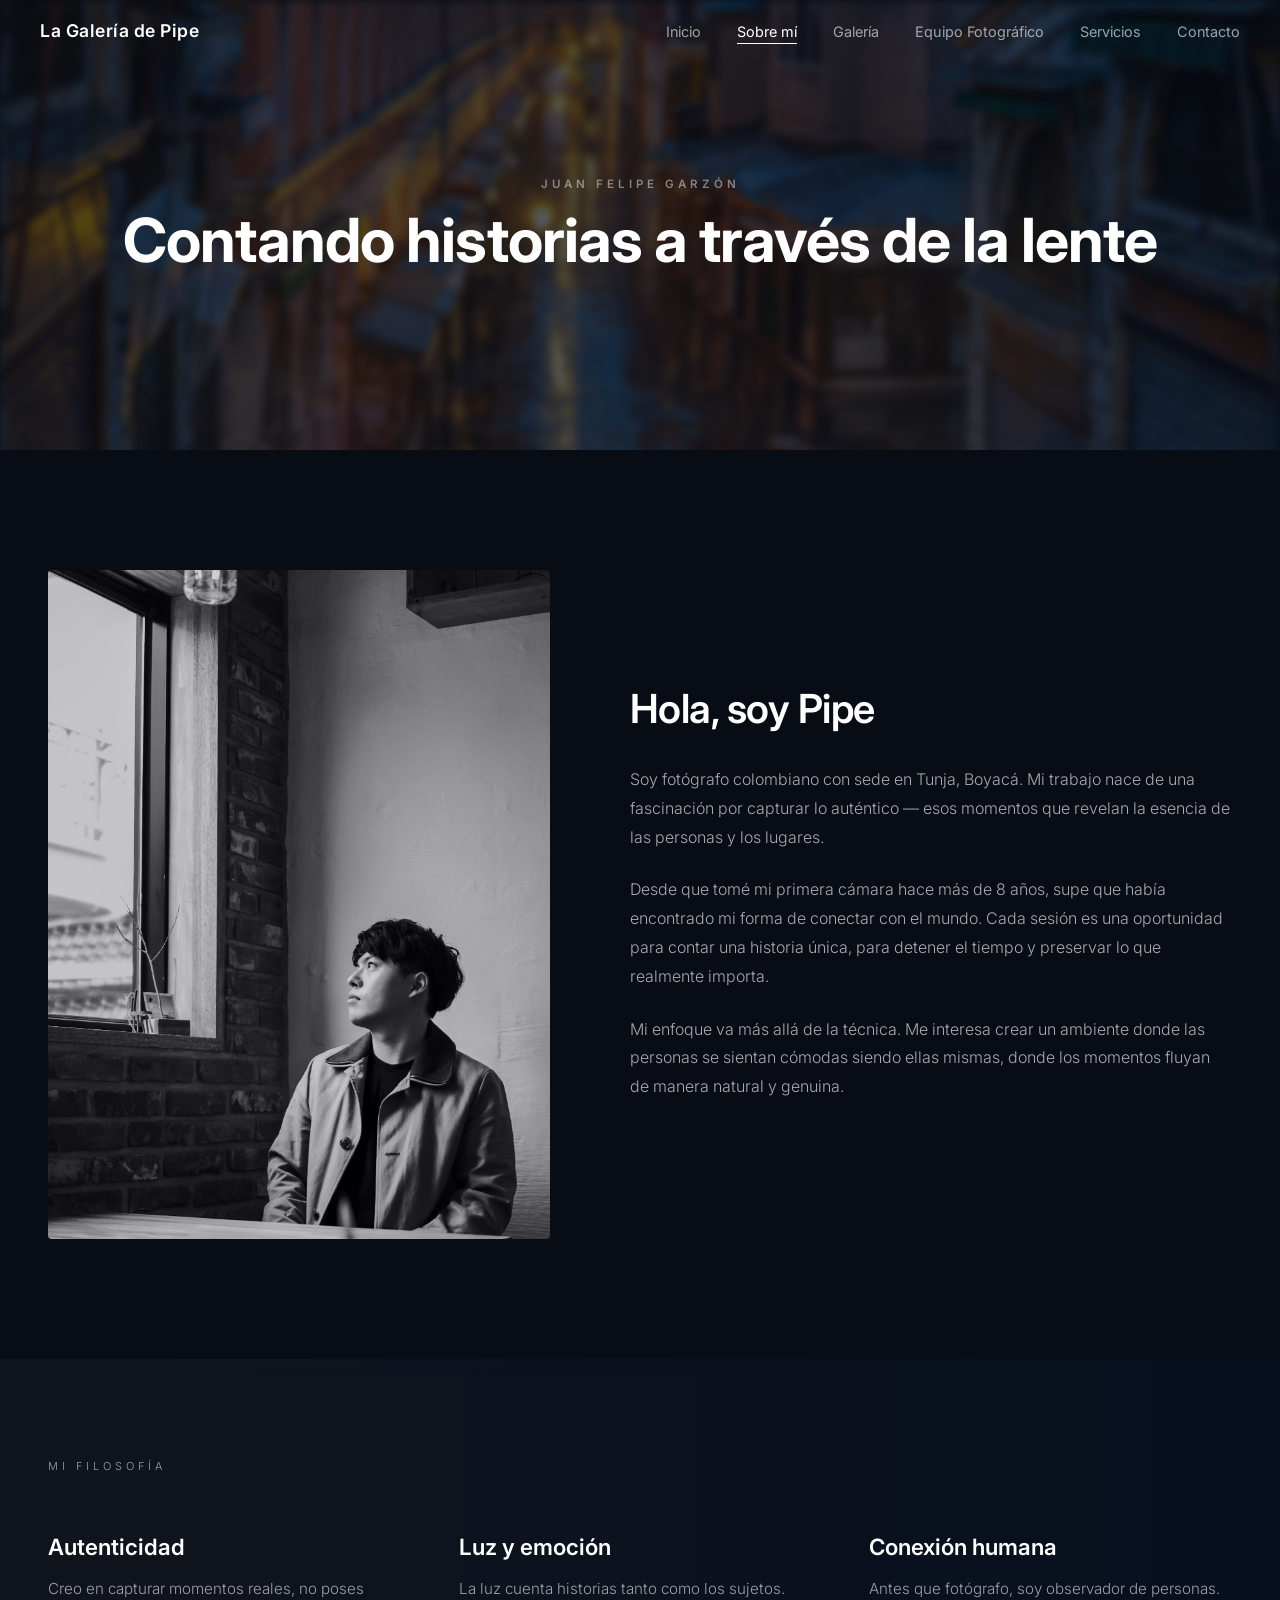
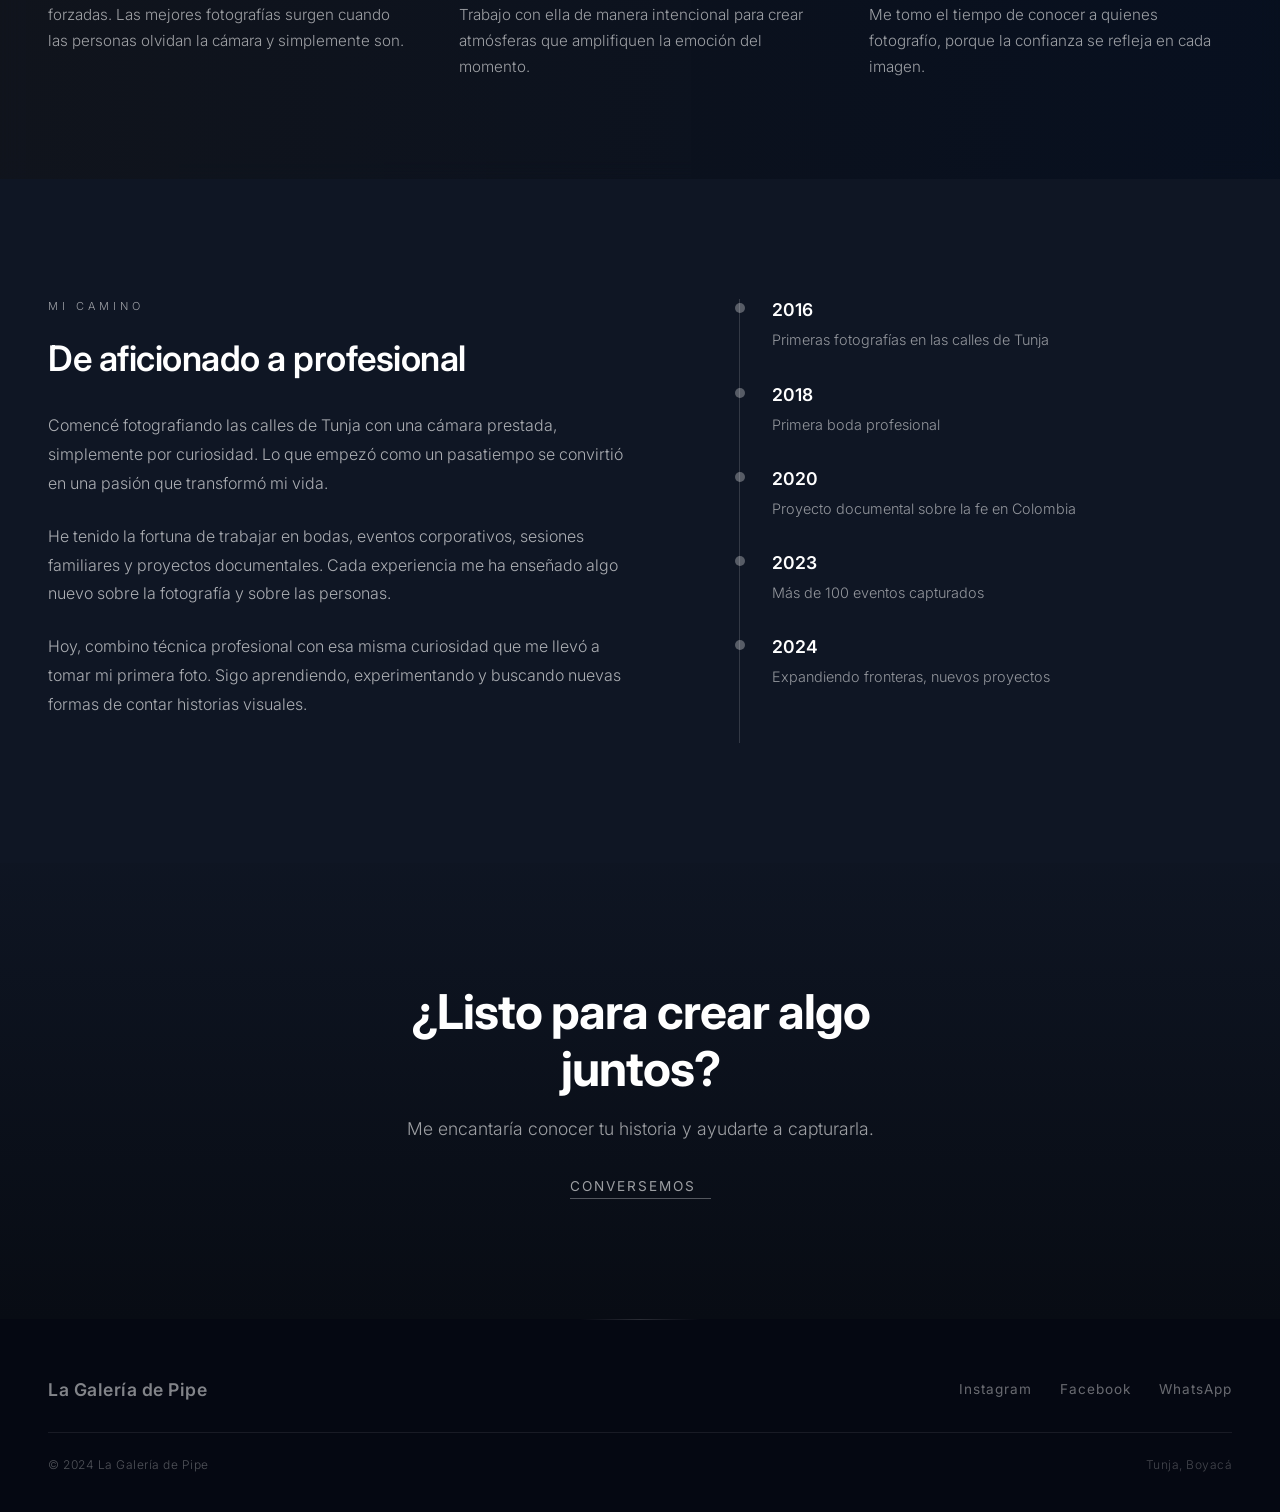
<file: sobre-mi.html>
<!DOCTYPE html>
<html lang="es">
<head>
    <meta charset="UTF-8">
    <meta name="viewport" content="width=device-width, initial-scale=1.0">
    <link rel="stylesheet" href="./css/global.css">
    <link rel="stylesheet" href="./css/sobre-mi.css">
    <link href="https://fonts.googleapis.com/css2?family=Inter:wght@300;400;600;700&display=swap" rel="stylesheet">
    <title>Sobre mí - La Galería de Pipe</title>
</head>
<body>
    <header class="header">
        <nav class="navbar">
            <div class="nav-logo">La Galería de Pipe</div>
            <ul class="nav-links">
                <li><a href="index.html">Inicio</a></li>
                <li><a href="sobre-mi.html" class="active">Sobre mí</a></li>
                <li><a href="galeria.html">Galería</a></li>
                <li><a href="equipo.html">Equipo Fotográfico</a></li>
                <li><a href="servicios.html">Servicios</a></li>
                <li><a href="contacto.html">Contacto</a></li>
            </ul>
        </nav>
    </header>

    <!-- Hero -->
    <section class="hero">
        <div class="hero-inner">
            <span class="hero-etiqueta">Juan Felipe Garzón</span>
            <h1 class="hero-titulo">Contando historias a través de la lente</h1>
    </section>
    <!-- Intro con foto -->
    <section class="intro">
        <div class="intro-grid">
            <div class="intro-foto">
                <img src="./resources/persona3.jpg" alt="Juan Felipe Garzón">
            </div>
            <div class="intro-texto">
                <h2>Hola, soy Pipe</h2>
                <p>Soy fotógrafo colombiano con sede en Tunja, Boyacá. Mi trabajo nace de una fascinación por capturar lo auténtico — esos momentos que revelan la esencia de las personas y los lugares.</p>
                <p>Desde que tomé mi primera cámara hace más de 8 años, supe que había encontrado mi forma de conectar con el mundo. Cada sesión es una oportunidad para contar una historia única, para detener el tiempo y preservar lo que realmente importa.</p>
                <p>Mi enfoque va más allá de la técnica. Me interesa crear un ambiente donde las personas se sientan cómodas siendo ellas mismas, donde los momentos fluyan de manera natural y genuina.</p>
            </div>
        </div>
    </section>

    <!-- Mi filosofía -->
    <section class="filosofia">
        <div class="filosofia-content">
            <span class="section-title">Mi filosofía</span>
            <div class="filosofia-grid">
                <div class="filosofia-item">
                    <h3>Autenticidad</h3>
                    <p>Creo en capturar momentos reales, no poses forzadas. Las mejores fotografías surgen cuando las personas olvidan la cámara y simplemente son.</p>
                </div>
                <div class="filosofia-item">
                    <h3>Luz y emoción</h3>
                    <p>La luz cuenta historias tanto como los sujetos. Trabajo con ella de manera intencional para crear atmósferas que amplifiquen la emoción del momento.</p>
                </div>
                <div class="filosofia-item">
                    <h3>Conexión humana</h3>
                    <p>Antes que fotógrafo, soy observador de personas. Me tomo el tiempo de conocer a quienes fotografío, porque la confianza se refleja en cada imagen.</p>
                </div>
            </div>
        </div>
    </section>

    <!-- Mi camino -->
    <section class="camino">
        <div class="camino-content">
            <div class="camino-texto">
                <span class="section-title">Mi camino</span>
                <h2>De aficionado a profesional</h2>
                <p>Comencé fotografiando las calles de Tunja con una cámara prestada, simplemente por curiosidad. Lo que empezó como un pasatiempo se convirtió en una pasión que transformó mi vida.</p>
                <p>He tenido la fortuna de trabajar en bodas, eventos corporativos, sesiones familiares y proyectos documentales. Cada experiencia me ha enseñado algo nuevo sobre la fotografía y sobre las personas.</p>
                <p>Hoy, combino técnica profesional con esa misma curiosidad que me llevó a tomar mi primera foto. Sigo aprendiendo, experimentando y buscando nuevas formas de contar historias visuales.</p>
            </div>
            <div class="camino-timeline">
                <div class="timeline-item">
                    <span class="timeline-año">2016</span>
                    <p>Primeras fotografías en las calles de Tunja</p>
                </div>
                <div class="timeline-item">
                    <span class="timeline-año">2018</span>
                    <p>Primera boda profesional</p>
                </div>
                <div class="timeline-item">
                    <span class="timeline-año">2020</span>
                    <p>Proyecto documental sobre la fe en Colombia</p>
                </div>
                <div class="timeline-item">
                    <span class="timeline-año">2023</span>
                    <p>Más de 100 eventos capturados</p>
                </div>
                <div class="timeline-item">
                    <span class="timeline-año">2024</span>
                    <p>Expandiendo fronteras, nuevos proyectos</p>
                </div>
            </div>
        </div>
    </section>
    <!-- CTA -->
    <section class="cta-sobre">
        <div class="cta-sobre-content">
            <h2>¿Listo para crear algo juntos?</h2>
            <p>Me encantaría conocer tu historia y ayudarte a capturarla.</p>
            <a href="contacto.html" class="cta-btn">Conversemos</a>
        </div>
    </section>

    <footer class="footer">
        <div class="footer-content">
            <div class="footer-logo">La Galería de Pipe</div>
            <div class="footer-social">
                <a href="https://www.instagram.com/lagaleriadepipe/"  target="_blank">Instagram</a>
                <a href="#" target="_blank">Facebook</a>
                <a href="#" target="_blank">WhatsApp</a>
            </div>
        </div>
        <div class="footer-bottom">
            <p class="footer-copy">© 2024 La Galería de Pipe</p>
            <p class="footer-location">Tunja, Boyacá</p>
        </div>
    </footer>
</body>
</html>
</file>
<file: css/styles.css>
body {
    background-image: url('../resources/arroyo.jpg');
    background-attachment: fixed;
    background-size: cover;
    background-position: center;
    font-family: 'Inter', sans-serif;
}

/* HERO */
.hero {
    height: 100vh;
    display: flex;
    justify-content: center;
    align-items: center;
    position: relative;
}

.overlay {
    position: absolute;
    inset: 0;
    background: linear-gradient(
        to bottom,
        rgba(8, 12, 20, 0.425) 0%,
        rgba(8, 12, 20, 0.626) 100%
    );
    backdrop-filter: blur(4px);
}

.hero-content {
    position: relative;
    z-index: 1;
    text-align: center;
}

.hero-content h1 {
    color: white;
    font-size: 6rem;
    font-weight: 700;
    letter-spacing: -1px;
}

.hero-content p {
    color: rgba(255, 255, 255, 0.6);
    font-size: 1.4rem;
    font-weight: 300;
    margin-top: 12px;
}

/* FRASE */
.frase {
    padding: 120px 48px;
    position: relative;
}

.frase::before {
    content: '';
    position: absolute;
    inset: 0;
    background: rgba(8, 12, 20, 0.722);
    backdrop-filter: blur(6px);
}

.frase-inner {
    position: relative;
    z-index: 1;
    display: flex;
    gap: 80px;
    align-items: center;
    max-width: 1100px;
    margin: 0 auto;
}

.frase-izquierda {
    flex: 1.2;
}

.frase-linea-top {
    width: 100%;
    height: 1px;
    background: rgba(255, 255, 255, 0.15);
    margin-bottom: 32px;
}

.frase-linea-bottom {
    width: 100%;
    height: 1px;
    background: rgba(255, 255, 255, 0.15);
    margin-top: 32px;
}

.frase-etiqueta {
    display: block;
    color: rgba(255, 255, 255, 0.6);
    font-size: 0.75rem;
    font-weight: 600;
    letter-spacing: 3px;
    text-transform: uppercase;
    margin-bottom: 20px;
}

.frase-texto {
    color: rgba(255, 255, 255, 0.85);
    font-size: 1.8rem;
    font-weight: 300;
    font-style: italic;
    line-height: 1.7;
}

.frase-derecha {
    flex: 0.8;
    display: flex;
    flex-direction: column;
    gap: 24px;
}

.frase-foto {
    overflow: hidden;
    border-radius: 4px;
}

.frase-foto img {
    width: 100%;
    aspect-ratio: 4/3;
    object-fit: cover;
    opacity: 0.8;
    display: block;
    transition: opacity 0.4s ease, transform 0.5s ease;
}

.frase-foto:hover img {
    opacity: 0.95;
    transform: scale(1.02); 
}

.frase-descripcion {
    color: rgba(255, 255, 255, 0.6);
    font-size: 0.9rem;
    font-weight: 300;
    line-height: 1.8;
    letter-spacing: 0.3px;
}
.frase-btn {
    display: inline-flex;
    align-items: center;
    gap: 0px;
    color: rgba(255, 255, 255, 0.7);
    text-decoration: none;
    font-size: 0.85rem;
    font-weight: 400;
    letter-spacing: 2px;
    text-transform: uppercase;
    border-bottom: 1px solid rgba(255, 255, 255, 0.3);
    padding-bottom: 4px;
    transition: color 0.2s ease, border-color 0.2s ease, gap 0.3s ease;
}

.frase-btn::after {
    content: '→';
    opacity: 0;
    transform: translateX(-8px);
    transition: opacity 0.3s ease, transform 0.3s ease;
}

.frase-btn:hover {
    color: white;
    border-color: rgba(255, 255, 255, 0.7);
    gap: 10px;
}

.frase-btn:hover::after {
    opacity: 1;
    transform: translateX(0);
}
/* FOTOS RECIENTES*/
.recientes {
    padding: 80px 48px 100px;
    background: #080c14;
}

.section-header {
    display: flex;
    justify-content: space-between;
    align-items: baseline;
    margin-bottom: 40px;
}

.section-title {
    font-size: 11px;
    letter-spacing: 4px;
    text-transform: uppercase;
    color: rgba(255, 255, 255, 0.6);
    font-weight: 300;
}

.section-link {
    display: inline-flex;
    align-items: center;
    gap: 0px;
    font-size: 12px;
    color: rgba(255, 255, 255, 0.6);
    text-decoration: none;
    letter-spacing: 1px;
    border-bottom: 1px solid rgba(255, 255, 255, 0.3);
    padding-bottom: 2px;
    transition: color 0.2s ease, border-color 0.2s ease, gap 0.3s ease;
}

.section-link::after {
    content: '→';
    opacity: 0;
    transform: translateX(-8px);
    transition: opacity 0.3s ease, transform 0.3s ease;
}

.section-link:hover {
    color: white;
    border-color: rgba(255, 255, 255, 0.7);
    gap: 10px;
}

.section-link:hover::after {
    opacity: 1;
    transform: translateX(0);
}

.grid-fotos {
    display: grid;
    grid-template-columns: 2fr 1fr 1fr;
    grid-template-rows: 300px 300px;
    gap: 8px;
}

.foto {
    overflow: hidden;
    background: #0f1624;
}

.foto:first-child {
    grid-row: 1 / 3;
}

.foto img {
    width: 100%;
    height: 100%;
    object-fit: cover;
    opacity: 0.85;
    transition: opacity 0.4s ease, transform 0.5s ease;
    display: block;
}

.foto:hover img {
    opacity: 1;
    transform: scale(1.03);
}
/* PROCESO */
.proceso {
    padding: 100px 48px;
        background: linear-gradient(
        to right,
        rgba(30, 34, 43, 0.685) 0%,
        rgba(8, 17, 34, 0.788) 100%
    );
    backdrop-filter: blur(10px);
    position: relative;
}
.proceso .section-title {
    position: absolute;
    top: 40px;
    left: 48px;
}
.proceso-pasos {
    display: grid;
    grid-template-columns: repeat(4, 1fr);
    gap: 40px;
    margin-top: 40px;
}

.paso {
    text-align: center;
}

.paso-numero {
    width: 50px;
    height: 50px;
    margin: 0 auto 20px;
    background: rgba(255, 255, 255, 0.1);
    border-radius: 50%;
    display: flex;
    align-items: center;
    justify-content: center;
    color: white;
    font-size: 1.2rem;
    font-weight: 600;
    transition: background 0.4s ease, transform 0.4s ease;
}
.paso-numero:hover{
    transform: scale(1.03);
    background: rgba(255, 255, 255, 0.219);
}

.paso h3 {
    color: white;
    font-size: 1.2rem;
    font-weight: 600;
    margin-bottom: 12px;
}

.paso p {
    color: rgba(255, 255, 255, 0.6);
    font-size: 0.9rem;
    font-weight: 300;
    line-height: 1.6;
}
/* TESTIMONIOS */
.testimonios {
    padding: 100px 48px;
    background: #0f1624;
    position: relative;
}

.testimonios .section-title {
    position: absolute;
    top: 40px;
    left: 48px;
}

.testimonios-grid {
    display: grid;
    grid-template-columns: repeat(3, 1fr);
    gap: 2px;
    margin-top: 40px;
}

.testimonio {
    padding: 48px 40px;
    background: rgba(255, 255, 255, 0.03);
    display: flex;
    flex-direction: column;
    gap: 20px;
    transition: background 0.3s ease;
}

.testimonio:hover {
    background: rgba(255, 255, 255, 0.06);
}

.testimonio-comilla {
    color: rgba(255, 255, 255, 0.12);
    font-size: 5rem;
    font-weight: 700;
    line-height: 1;
    font-family: Georgia, serif;
}

.testimonio-texto {
    color: rgba(255, 255, 255, 0.7);
    font-size: 0.95rem;
    font-weight: 300;
    line-height: 1.8;
    font-style: italic;
    flex: 1;
}

.testimonio-nombre {
    color: rgba(255, 255, 255, 0.3);
    font-size: 0.75rem;
    font-weight: 600;
    letter-spacing: 3px;
    text-transform: uppercase;
}
 /*CTA*/
 .cta {
    padding: 160px 48px;
    background: #080c14;
    display: flex;
    justify-content: center;
    align-items: center;
    text-align: center;
}

.cta-inner {
    display: flex;
    flex-direction: column;
    align-items: center;
    gap: 28px;
}

.cta-subtitulo {
    color: rgba(255, 255, 255, 0.45);
    font-size: 1rem;
    font-weight: 300;
    font-style: italic;
    letter-spacing: 0.5px;
}

.cta-titulo {
    color: white;
    font-size: 4.5rem;
    font-weight: 700;
    letter-spacing: -1px;
    line-height: 1;
}

.cta-btn {
    display: inline-flex;
    align-items: center;
    gap: 0px;
    color: rgba(255, 255, 255, 0.6);
    text-decoration: none;
    font-size: 0.85rem;
    font-weight: 400;
    letter-spacing: 2px;
    text-transform: uppercase;
    border-bottom: 1px solid rgba(255, 255, 255, 0.3);
    padding-bottom: 4px;
    transition: color 0.2s ease, border-color 0.2s ease, gap 0.3s ease;
}

.cta-btn::after {
    content: '→';
    opacity: 0;
    transform: translateX(-8px);
    transition: opacity 0.3s ease, transform 0.3s ease;
}

.cta-btn:hover {
    color: white;
    border-color: rgba(255, 255, 255, 0.7);
    gap: 10px;
}

.cta-btn:hover::after {
    opacity: 1;
    transform: translateX(0);
}
</file>
<file: css/global.css>
html {
    scroll-behavior: smooth;
}
* {
    margin: 0;
    padding: 0;
    box-sizing: border-box;
}
body {
    background-color: #080c14;
    font-family: 'Inter', sans-serif;
}
.header {
    position: fixed;
    top: 0;
    left: 0;
    right: 0;
    padding: 20px 40px;
    z-index: 100;
}

.navbar {
    display: flex;
    justify-content: space-between;
    align-items: center;
}

.nav-logo {
    color: white;
    font-size: 1.1rem;
    font-weight: 600;
    letter-spacing: 0.5px;
}

.nav-links {
    list-style: none;
    display: flex;
    gap: 36px;
}

.nav-links a {
    color: rgba(255, 255, 255, 0.6);
    text-decoration: none;
    font-size: 0.9rem;
    font-weight: 400;
    position: relative;
    padding-bottom: 4px;
    transition: color 0.2s ease;
}

.nav-links a::after {
    content: '';
    position: absolute;
    bottom: 0;
    left: 0;
    width: 0;
    height: 1px;
    background-color: white;
    transition: width 0.3s ease;
}

.nav-links a:hover {
    color: white;
}

.nav-links a:hover::after {
    width: 100%;
}

.nav-links a.active {
    color: white;
}

.nav-links a.active::after {
    width: 100%;
}
/* FOOTER */
.footer {
    padding: 60px 48px 40px;
    background: #050812;
    position: relative;
}

.footer::before {
    content: '';
    position: absolute;
    top: 0;
    left: 50%;
    transform: translateX(-50%);
    width: 120px;
    height: 1px;
    background: linear-gradient(
        to right,
        transparent 0%,
        rgba(255, 255, 255, 0.15) 50%,
        transparent 100%
    );
}

.footer-content {
    display: flex;
    justify-content: space-between;
    align-items: center;
    margin-bottom: 32px;
}

.footer-logo {
    color: rgba(255, 255, 255, 0.501);
    font-size: 1.1rem;
    font-weight: 600;
    letter-spacing: 0.5px;
}

.footer-social {
    display: flex;
    gap: 28px;
}

.footer-social a {
    color: rgba(255, 255, 255, 0.4);
    text-decoration: none;
    font-size: 0.85rem;
    font-weight: 400;
    letter-spacing: 1px;
    transition: color 0.2s ease;
}

.footer-social a:hover {
    color: white;
}

.footer-bottom {
    display: flex;
    justify-content: space-between;
    align-items: center;
    padding-top: 24px;
    border-top: 1px solid rgba(255, 255, 255, 0.08);
}

.footer-copy {
    color: rgba(255, 255, 255, 0.3);
    font-size: 0.75rem;
    font-weight: 300;
    letter-spacing: 0.5px;
}

.footer-location {
    color: rgba(255, 255, 255, 0.25);
    font-size: 0.75rem;
    font-weight: 300;
    letter-spacing: 0.5px;
}
</file>
<file: css/contacto.css>
/* CONTACTO  */
.hero {
    height: 50vh;
    display: flex;
    justify-content: center;
    align-items: center;
    position: relative;
    overflow: hidden;
}
 
.hero::before {
    content: '';
    position: absolute;
    inset: -30px;
    background-image: url('../resources/heroCont.jpg');
    background-size: cover;
    background-position: center;
    background-attachment: fixed;
    filter: blur(4px);
    z-index: 0;
}
 
.hero::after {
    content: '';
    position: absolute;
    inset: 0;
    background: rgba(8, 12, 20, 0.68);
    z-index: 1;
}
 
.hero-inner {
    position: relative;
    z-index: 2;
    text-align: center;
    display: flex;
    flex-direction: column;
    align-items: center;
    gap: 16px;
}
 
.hero-etiqueta {
    color: rgba(255, 255, 255, 0.45);
    font-size: 0.72rem;
    font-weight: 600;
    letter-spacing: 4px;
    text-transform: uppercase;
}
 
.hero-titulo {
    color: white;
    font-size: 3.8rem;
    font-weight: 700;
    letter-spacing: -1px;
    line-height: 1.1;
}
 
.hero-subtitulo {
    color: rgba(255, 255, 255, 0.5);
    font-size: 1rem;
    font-weight: 300;
    font-style: italic;
}
/* SECCION PRINCIPAL */
body {
    margin: 0;
    background-color: #080c14;
    color: white;
}

.contact-principal {
    padding: 80px 10%;
}

.contact-container {
    display: flex;
    justify-content: space-between;
    align-items: center;
    gap: 60px;
}

/* IZQUIERDA */

.contact-info {
    flex: 1;
}

.contact-info h1 {
    font-size: 40px;
    margin-bottom: 20px;
}

.contact-info p {
    color: #94a3b8;
    line-height: 1.6;
}

.contact-links {
    margin-top: 30px;
}

.contact-links p {
    margin-bottom: 15px;
    cursor: pointer;
}

.social-icons {
    margin-top: 30px;
}

.social-icons span {
    margin-right: 15px;
    font-size: 20px;
    cursor: pointer;
}
/* SOCIAL ICONS ELEGANTE */

.social-icons {
    margin-top: 40px;
    display: flex;
    flex-direction: column;
    gap: 18px;
}

.social-icons a {
    text-decoration: none;
    font-size: 0.9rem;
    letter-spacing: 1px;
    color: #94a3b8;
    display: flex;
    align-items: center;
    gap: 12px;
    transition: color 0.3s ease;
}

.social-icons a i {
    font-size: 1.2rem;
    color: #94a3b8;
    transition: color 0.3s ease;
}

.social-icons a:hover {
    color: white;
}

.social-icons a:hover i {
    color: white;
}

/* DERECHA */

.contact-form {
    flex: 1;
    background: linear-gradient(
        to top,
        rgba(22, 25, 32, 0.685) 0%,
        rgba(6, 14, 29, 0.788) 100%
    );
    padding: 40px;
    border-radius: 20px;
}

.form-row {
    display: flex;
    gap: 20px;
    margin-bottom: 20px;
}

input, textarea {
    width: 100%;
    padding: 15px;
    border-radius: 10px;
    border: none;
    background-color: #0e1827;
    background: linear-gradient(
        to right,
        #0d1825 0%,
        #1e26326c 100%
    );
    color: white;
    font-size: 14px;
}

textarea {
    min-height: 120px;
    resize: none;
    margin-bottom: 20px;
}

input::placeholder,
textarea::placeholder {
    color: #94a3b8;
}

button {    
    background: linear-gradient(
        to right,
        #182535 0%,
        #242c376c 100%
    );
    border: none;
    padding: 15px 30px;
    color: white;
    border-radius: 10px;
    cursor: pointer;
    font-weight: bold;
    transition: 0.3s;
}

button:hover {
    background-color: #2b344e;
}

/* RESPONSIVE */

@media (max-width: 900px) {
    .contact-container {
        flex-direction: column;
    }

    .form-row {
        flex-direction: column;
    }
}
</file>
<file: css/equipo.css>
/*
   HERO*/

 .hero {
    height: 50vh;
    display: flex;
    justify-content: center;
    align-items: center;
    position: relative;
    overflow: hidden;
}
 
.hero::before {
    content: '';
    position: absolute;
    inset: -30px;
    background-attachment: fixed;
    background-image: url('../resources/bosque.jpg');
    background-size: cover;
    background-position: center;
    filter: blur(4px);
    z-index: 0;
}
 
.hero::after {
    content: '';
    position: absolute;
    inset: 0;
    background: rgba(8, 12, 20, 0.68);
    z-index: 1;
}
 
.hero-inner {
    position: relative;
    z-index: 2;
    text-align: center;
    display: flex;
    flex-direction: column;
    align-items: center;
    gap: 16px;
}
 
.hero-etiqueta {
    color: rgba(255, 255, 255, 0.45);
    font-size: 0.72rem;
    font-weight: 600;
    letter-spacing: 4px;
    text-transform: uppercase;
}
 
.hero-titulo {
    color: white;
    font-size: 3.8rem;
    font-weight: 700;
    letter-spacing: -1px;
    line-height: 1.1;
}
 
.hero-subtitulo {
    color: rgba(255, 255, 255, 0.5);
    font-size: 1rem;
    font-weight: 300;
    font-style: italic;
}
 
/* =============================================
   SECCIONES DE EQUIPO — fondo bosque desenfocado
   ============================================= */
 
.equipo {
    padding: 100px 48px;
    position: relative;
    overflow: hidden;
}
 
/* Imagen de fondo desenfocada */
.equipo::before {
    content: '';
    position: absolute;
    inset: -30px;
    background-image: url('../resources/bosque.jpg');
    background-size: cover;
    background-position: center;
    filter: blur(6px);
    z-index: 0;
}
 
/* Overlay oscuro encima del fondo para legibilidad */
.equipo::after {
    content: '';
    position: absolute;
    inset: 0;
    background: rgba(8, 12, 20, 0.873);
    z-index: 1;
}
 
/* Todo el contenido por encima del overlay */
.equipo .section-title,
.equipo .equipo-inner {
    position: relative;
    z-index: 2;
}
 
.equipo .section-title {
    position: absolute;
    top: 40px;
    left: 48px;
    font-size: 11px;
    letter-spacing: 4px;
    text-transform: uppercase;
    color: rgba(255, 255, 255, 0.6);
    font-weight: 300;
}
 
/* Secciones alternas: overlay un poco más oscuro */
.equipo-alt::after {
    background: rgba(8, 12, 20, 0.707);
}
 
/* =============================================
   LAYOUT INTERIOR
   ============================================= */
 
.equipo-inner {
    max-width: 1100px;
    margin: 60px auto 0;
    display: grid;
    grid-template-columns: 1.1fr 0.9fr;
    gap: 80px;
    align-items: center;
}
 
.equipo-inner-reverse {
    grid-template-columns: 0.9fr 1.1fr;
}
 
/* =============================================
   FOTO CON HOVER ZOOM
   ============================================= */
 
.equipo-foto-wrap {
    position: relative;
    overflow: hidden;
    border-radius: 4px;
    background: #0f1624ae;
    cursor: pointer;
}
 
.equipo-foto-wrap img {
    width: 100%;
    aspect-ratio: 4/3;
    object-fit: cover;
    opacity: 0.82;
    display: block;
    transition: opacity 0.5s ease, transform 0.6s ease;
}
 
.equipo-foto-wrap:hover img {
    opacity: 1;
    transform: scale(1.05);
}
 
.equipo-foto-overlay {
    position: absolute;
    inset: 0;
    background: linear-gradient(
        to top,
        rgba(8, 12, 20, 0.6) 0%,
        transparent 50%
    );
    pointer-events: none;
    transition: opacity 0.4s ease;
}
 
.equipo-foto-wrap:hover .equipo-foto-overlay {
    opacity: 0.3;
}
 
.equipo-foto-badge {
    position: absolute;
    bottom: 20px;
    left: 20px;
    color: rgba(255, 255, 255, 0.5);
    font-size: 0.7rem;
    font-weight: 600;
    letter-spacing: 3px;
    text-transform: uppercase;
    pointer-events: none;
}
 
/* =============================================
   INFO Y ESPECIFICACIONES
   ============================================= */
 
.equipo-info {
    display: flex;
    flex-direction: column;
    gap: 32px;
}
 
.equipo-nombre {
    display: flex;
    flex-direction: column;
    gap: 8px;
}
 
.equipo-marca {
    color: rgba(255, 255, 255, 0.35);
    font-size: 0.75rem;
    font-weight: 600;
    letter-spacing: 4px;
    text-transform: uppercase;
}
 
.equipo-modelo {
    color: white;
    font-size: 2.6rem;
    font-weight: 700;
    letter-spacing: -1px;
    line-height: 1;
}
 
.equipo-linea {
    width: 100%;
    height: 1px;
    background: rgba(255, 255, 255, 0.08);
}
 
.equipo-descripcion {
    color: rgba(255, 255, 255, 0.55);
    font-size: 0.9rem;
    font-weight: 300;
    line-height: 1.8;
    letter-spacing: 0.3px;
}
 
.equipo-specs {
    display: grid;
    grid-template-columns: 1fr 1fr;
    gap: 2px;
}
 
.spec-item {
    padding: 16px 20px;
    background: rgba(255, 255, 255, 0.04);
    display: flex;
    flex-direction: column;
    gap: 5px;
    transition: background 0.3s ease;
}
 
.spec-item:hover {
    background: rgba(255, 255, 255, 0.08);
}
 
.spec-label {
    color: rgba(255, 255, 255, 0.3);
    font-size: 0.65rem;
    font-weight: 600;
    letter-spacing: 3px;
    text-transform: uppercase;
}
 
.spec-valor {
    color: rgba(255, 255, 255, 0.85);
    font-size: 0.88rem;
    font-weight: 400;
    letter-spacing: 0.2px;
}
</file>
<file: css/styles2.css>
* {
    margin: 0;
    padding: 0;
    box-sizing: border-box;
}

body {
    background-color: #f5f4f0;
    font-family: 'DM Sans', sans-serif;
    color: #1a1a1a;
}

/* NAVBAR */
.header {
    position: fixed;
    top: 0;
    left: 0;
    right: 0;
    z-index: 100;
    background: rgba(8, 12, 20, 0.92);
    backdrop-filter: blur(8px);
}

.navbar {
    display: flex;
    justify-content: space-between;
    align-items: center;
    padding: 24px 48px;
}

.nav-logo {
    font-family: 'Cormorant Garamond', serif;
    font-size: 18px;
    font-weight: 400;
    color: white;
    letter-spacing: 0.5px;
}

.nav-links {
    list-style: none;
    display: flex;
    gap: 32px;
}

.nav-links a {
    color: rgba(255, 255, 255, 0.55);
    text-decoration: none;
    font-size: 13px;
    font-weight: 300;
    letter-spacing: 0.5px;
    transition: color 0.2s ease;
    position: relative;
    padding-bottom: 4px;
}

.nav-links a::after {
    content: '';
    position: absolute;
    bottom: 0;
    left: 0;
    width: 0;
    height: 1px;
    background-color: rgba(255, 255, 255, 0.4);
    transition: width 0.3s ease;
}

.nav-links a:hover { color: white; }
.nav-links a:hover::after { width: 100%; }
.nav-links a.active { color: white; }
.nav-links a.active::after { width: 100%; }

/* HERO */
.hero {
    height: 100vh;
    position: relative;
    display: flex;
    align-items: center;
    justify-content: center;
    overflow: hidden;
}

.hero-bg {
    position: absolute;
    inset: 0;
    background-image: url('../resources/arroyo.jpg');
    background-size: cover;
    background-position: center;
    background-attachment: fixed;
    opacity: 0.6;
}

.hero-gradient {
    position: absolute;
    inset: 0;
    background: linear-gradient(to bottom, rgba(8,12,20,0.3) 0%, rgba(8,12,20,0.5) 70%, #f5f4f0 100%);
}

.hero-content {
    position: relative;
    z-index: 2;
    text-align: center;
    max-width: 800px;
    padding: 0 24px;
}

.hero-tag {
    display: block;
    font-size: 11px;
    letter-spacing: 4px;
    text-transform: uppercase;
    color: rgba(255, 255, 255, 0.5);
    margin-bottom: 20px;
    font-weight: 300;
}

.hero-content h1 {
    font-family: 'Cormorant Garamond', serif;
    font-size: clamp(48px, 8vw, 96px);
    font-weight: 300;
    line-height: 1.05;
    color: white;
    letter-spacing: -1px;
    margin-bottom: 20px;
}

.hero-content p {
    font-family: 'Cormorant Garamond', serif;
    font-size: 18px;
    font-weight: 300;
    font-style: italic;
    color: rgba(255, 255, 255, 0.6);
    letter-spacing: 1px;
}

.scroll-hint {
    position: absolute;
    bottom: 40px;
    left: 50%;
    transform: translateX(-50%);
    display: flex;
    flex-direction: column;
    align-items: center;
    gap: 8px;
    color: rgba(255, 255, 255, 0.3);
    font-size: 10px;
    letter-spacing: 3px;
    text-transform: uppercase;
}

.scroll-line {
    width: 1px;
    height: 40px;
    background: linear-gradient(to bottom, rgba(255,255,255,0.3), transparent);
}

/* FRASE */
.quote {
    display: flex;
    align-items: center;
    gap: 80px;
    max-width: 1100px;
    margin: 0 auto;
    padding: 100px 48px;
}

.quote-line {
    width: 1px;
    height: 120px;
    background: rgba(0, 0, 0, 0.15);
    flex-shrink: 0;
}

.quote-text {
    font-family: 'Cormorant Garamond', serif;
    font-size: 28px;
    font-weight: 300;
    font-style: italic;
    color: rgba(0, 0, 0, 0.7);
    line-height: 1.5;
}

.quote-attr {
    font-size: 11px;
    letter-spacing: 3px;
    text-transform: uppercase;
    color: rgba(0, 0, 0, 0.35);
    margin-top: 20px;
    font-weight: 300;
}

/* FOTOS RECIENTES */
.recientes {
    padding: 0 48px 100px;
}

.section-header {
    display: flex;
    justify-content: space-between;
    align-items: baseline;
    margin-bottom: 40px;
}

.section-title {
    font-size: 11px;
    letter-spacing: 4px;
    text-transform: uppercase;
    color: rgba(0, 0, 0, 0.35);
    font-weight: 300;
}

.section-link {
    font-size: 12px;
    color: rgba(0, 0, 0, 0.4);
    text-decoration: none;
    letter-spacing: 1px;
    border-bottom: 1px solid rgba(0, 0, 0, 0.2);
    padding-bottom: 2px;
}

.grid-fotos {
    display: grid;
    grid-template-columns: 2fr 1fr 1fr;
    grid-template-rows: 300px 300px;
    gap: 8px;
}

.foto {
    overflow: hidden;
    background: #e8e7e3;
}

.foto:first-child {
    grid-row: 1 / 3;
}

.foto img {
    width: 100%;
    height: 100%;
    object-fit: cover;
    opacity: 0.9;
    transition: opacity 0.4s ease, transform 0.5s ease;
    display: block;
}

.foto:hover img {
    opacity: 1;
    transform: scale(1.03);
}

/* FOOTER */
.footer {
    padding: 32px 48px;
    background: #080c14;
    display: flex;
    justify-content: space-between;
    align-items: center;
    font-size: 12px;
    color: rgba(255, 255, 255, 0.25);
    font-weight: 300;
}

.footer a {
    color: rgba(255, 255, 255, 0.25);
    text-decoration: none;
    letter-spacing: 0.5px;
}
</file>
<file: css/servicios.css>
/*
   HERO BLOG*/
 
.blog-hero {
    height: 50vh;
    display: flex;
    justify-content: center;
    align-items: center;
    position: relative;
    overflow: hidden;
}
 
.blog-hero::before {
    content: '';
    position: absolute;
    inset: -30px;
    background-image: url('../resources/heroServi.jpg');
    background-attachment: fixed;
    background-size: cover;
    background-position: center;
    filter: blur(4px);
    z-index: 0;
}
 
.blog-hero::after {
    content: '';
    position: absolute;
    inset: 0;
    background: rgba(8, 12, 20, 0.68);
    z-index: 1;
}
 
.blog-hero-inner {
    position: relative;
    z-index: 2;
    text-align: center;
    display: flex;
    flex-direction: column;
    align-items: center;
    gap: 16px;
}
 
.blog-hero-etiqueta {
    color: rgba(255, 255, 255, 0.45);
    font-size: 0.72rem;
    font-weight: 600;
    letter-spacing: 4px;
    text-transform: uppercase;
}
 
.blog-hero-titulo {
    color: white;
    font-size: 3.8rem;
    font-weight: 700;
    letter-spacing: -1px;
    line-height: 1.1;
}
 
.blog-hero-subtitulo {
    color: rgba(255, 255, 255, 0.5);
    font-size: 1rem;
    font-weight: 300;
    font-style: italic;
}
 
/* =============================================
   SECCIÓN ARTÍCULOS
   ============================================= */
 
.blog-articulos {
    padding: 100px 48px;
    background: #080c14;
    position: relative;
}
 
.blog-articulos .section-title {
    position: absolute;
    top: 40px;
    left: 48px;
    font-size: 11px;
    letter-spacing: 4px;
    text-transform: uppercase;
    color: rgba(255, 255, 255, 0.6);
    font-weight: 300;
}
 
.blog-grid {
    display: grid;
    grid-template-columns: repeat(3, 1fr);
    gap: 2px;
    margin-top: 40px;
    max-width: 1200px;
    margin-left: auto;
    margin-right: auto;
}
 
/* =============================================
   TARJETA DE ARTÍCULO
   ============================================= */
 
.blog-card {
    display: flex;
    flex-direction: column;
    background: rgba(255, 255, 255, 0.02);
    overflow: hidden;
    transition: background 0.3s ease;
    
}
 
.blog-card:hover {
    background: rgba(255, 255, 255, 0.05);
}
 
.blog-card-img {
    position: relative;
    height: 220px;
    background-size: cover;
    background-position: center;
    background-color: #0f1624;
    overflow: hidden;
    transition: transform 0.6s ease;
}
 
.blog-card-img::after {
    content: '';
    position: absolute;
    inset: 0;
    background: linear-gradient(
        to bottom,
        rgba(8, 12, 20, 0.1) 0%,
        rgba(8, 12, 20, 0.55) 100%
    );
    transition: opacity 0.4s ease;
}
 
.blog-card:hover .blog-card-img {
    transform: scale(1.04);
}
 
.blog-card:hover .blog-card-img::after {
    opacity: 0.6;
}
 
.blog-card-tag {
    position: absolute;
    top: 16px;
    left: 16px;
    z-index: 1;
    background: rgba(8, 12, 20, 0.65);
    color: rgba(255, 255, 255, 0.75);
    font-size: 0.65rem;
    font-weight: 600;
    letter-spacing: 2.5px;
    text-transform: uppercase;
    padding: 5px 10px;
    border-radius: 2px;
    backdrop-filter: blur(4px);
}
 
.blog-card-body {
    padding: 28px 28px 32px;
    display: flex;
    flex-direction: column;
    gap: 10px;
    flex: 1;
}
 
.blog-card-fecha {
    color: rgba(255, 255, 255, 0.3);
    font-size: 0.68rem;
    font-weight: 600;
    letter-spacing: 2.5px;
    text-transform: uppercase;
}
 
.blog-card-titulo {
    color: white;
    font-size: 1.05rem;
    font-weight: 600;
    line-height: 1.4;
    letter-spacing: 0.2px;
}
 
.blog-card-texto {
    color: rgba(255, 255, 255, 0.5);
    font-size: 0.85rem;
    font-weight: 300;
    line-height: 1.8;
    flex: 1;
}
 
.blog-card-tags {
    display: flex;
    flex-wrap: wrap;
    gap: 6px;
    margin-top: 8px;
}
 
.blog-card-tags span {
    color: rgba(255, 255, 255, 0.35);
    font-size: 0.65rem;
    font-weight: 600;
    letter-spacing: 1.5px;
    text-transform: uppercase;
    border: 1px solid rgba(255, 255, 255, 0.1);
    padding: 4px 8px;
    border-radius: 2px;
    transition: border-color 0.2s ease, color 0.2s ease;
}
 
.blog-card:hover .blog-card-tags span {
    border-color: rgba(255, 255, 255, 0.2);
    color: rgba(255, 255, 255, 0.55);
}
 
/* =============================================
   SECCIÓN PRECIOS
   ============================================= */
 
.servicios-lista {
    padding: 100px 48px;
    position: relative;
    background: #1a1d24;
}
 
.servicios-lista .section-title {
    position: absolute;
    top: 40px;
    left: 48px;
    font-size: 11px;
    letter-spacing: 4px;
    text-transform: uppercase;
    color: rgba(255, 255, 255, 0.6);
    font-weight: 300;
}
 
.servicios-grid {
    display: grid;
    grid-template-columns: repeat(3, 1fr);
    gap: 2px;
    margin-top: 60px;
    max-width: 1100px;
    margin-left: auto;
    margin-right: auto;
}
 
.servicio-card {
    padding: 48px 36px;
    background: rgba(255, 255, 255, 0.03);
    display: flex;
    flex-direction: column;
    gap: 16px;
    transition: background 0.3s ease;
    cursor: default;
}
 
.servicio-card:hover {
    background: rgba(255, 255, 255, 0.07);
}
 
.servicio-numero {
    color: rgba(255, 255, 255, 0.1);
    font-size: 3rem;
    font-weight: 700;
    line-height: 1;
    font-family: Georgia, serif;
}
 
.servicio-nombre {
    color: white;
    font-size: 1.1rem;
    font-weight: 600;
    letter-spacing: 0.3px;
}
 
.servicio-desc {
    color: rgba(255, 255, 255, 0.5);
    font-size: 0.88rem;
    font-weight: 300;
    line-height: 1.8;
}
 
.servicio-precio {
    margin-top: auto;
    color: rgba(255, 255, 255, 0.35);
    font-size: 0.72rem;
    font-weight: 600;
    letter-spacing: 3px;
    text-transform: uppercase;
    border-top: 1px solid rgba(255, 255, 255, 0.08);
    padding-top: 16px;
}
.blog-card-img--matrimonios  { background-image: url('../resources/boda.avif'); }
.blog-card-img--quince       { background-image: url('../resources/15 anos.jpg'); }
.blog-card-img--bautizos     { background-image: url('../resources/BAUTIZOS-FOTOGRAFIA-CROMA-54.jpg'); }
.blog-card-img--grados       { background-image: url('../resources/graduacion.avif'); }
.blog-card-img--aniversario  { background-image: url('../resources/aniversario.avif'); }
.blog-card-img--familiar     { background-image: url('../resources/60 anos de casados.jpg'); }
</file>
<file: css/sobre-mi.css>
/*
   HERO*/
 
.hero {
    height: 50vh;
    display: flex;
    justify-content: center;
    align-items: center;
    position: relative;
    overflow: hidden;
}
 
.hero::before {
    content: '';
    position: absolute;
    inset: -30px;
    background-image: url('../resources/escaleras.jpg');
    background-attachment: fixed;
    background-size: cover;
    background-position: center;
    filter: blur(4px);
    z-index: 0;
}
 
.hero::after {
    content: '';
    position: absolute;
    inset: 0;
    background: rgba(8, 12, 20, 0.68);
    z-index: 1;
}
 
.hero-inner {
    position: relative;
    z-index: 2;
    text-align: center;
    display: flex;
    flex-direction: column;
    align-items: center;
    gap: 16px;
}
 
.hero-etiqueta {
    color: rgba(255, 255, 255, 0.45);
    font-size: 0.72rem;
    font-weight: 600;
    letter-spacing: 4px;
    text-transform: uppercase;
}
 
.hero-titulo {
    color: white;
    font-size: 3.8rem;
    font-weight: 700;
    letter-spacing: -1px;
    line-height: 1.1;
}
 
/* INTRO */
.intro {
    padding: 120px 48px;
    background: #080c14;
}

.intro-grid {
    display: grid;
    grid-template-columns: 1fr 1.2fr;
    gap: 80px;
    max-width: 1200px;
    margin: 0 auto;
    align-items: center;
}

.intro-foto {
    overflow: hidden;
    border-radius: 4px;
}

.intro-foto img {
    width: 100%;
    aspect-ratio: 3/4;
    object-fit: cover;
    opacity: 0.85;
    display: block;
    transition: opacity 0.4s ease, transform 0.5s ease;
}

.intro-foto:hover img {
    opacity: 1;
    transform: scale(1.02);
}

.intro-texto h2 {
    color: white;
    font-size: 2.5rem;
    font-weight: 600;
    margin-bottom: 32px;
    letter-spacing: -0.5px;
}

.intro-texto p {
    color: rgba(255, 255, 255, 0.65);
    font-size: 1rem;
    font-weight: 300;
    line-height: 1.8;
    margin-bottom: 24px;
}

/* FILOSOFÍA */
.filosofia {
    padding: 100px 48px;
    background: linear-gradient(
        to right,
        rgba(20, 24, 33, 0.7) 0%,
        rgba(8, 17, 34, 0.8) 100%
    );
    backdrop-filter: blur(10px);
    position: relative;
}

.filosofia-content {
    max-width: 1200px;
    margin: 0 auto;
}
.section-title {
    font-size: 11px;
    letter-spacing: 4px;
    text-transform: uppercase;
    color: rgba(255, 255, 255, 0.6);
    font-weight: 300;
}

.filosofia .section-title {
    display: block;
    margin-bottom: 60px;
}

.filosofia-grid {
    display: grid;
    grid-template-columns: repeat(3, 1fr);
    gap: 48px;
}

.filosofia-item h3 {
    color: white;
    font-size: 1.4rem;
    font-weight: 600;
    margin-bottom: 16px;
}

.filosofia-item p {
    color: rgba(255, 255, 255, 0.6);
    font-size: 0.95rem;
    font-weight: 300;
    line-height: 1.7;
}

/* MI CAMINO */
.camino {
    padding: 120px 48px;
    background: #0f1624;
}

.camino-content {
    display: grid;
    grid-template-columns: 1.2fr 1fr;
    gap: 100px;
    max-width: 1200px;
    margin: 0 auto;
}

.camino-texto .section-title {
    display: block;
    margin-bottom: 24px;
}

.camino-texto h2 {
    color: white;
    font-size: 2.2rem;
    font-weight: 600;
    margin-bottom: 32px;
    letter-spacing: -0.5px;
}

.camino-texto p {
    color: rgba(255, 255, 255, 0.65);
    font-size: 1rem;
    font-weight: 300;
    line-height: 1.8;
    margin-bottom: 24px;
}

.camino-timeline {
    display: flex;
    flex-direction: column;
    gap: 32px;
    padding-left: 32px;
    border-left: 1px solid rgba(255, 255, 255, 0.15);
}

.timeline-item {
    position: relative;
}

.timeline-item::before {
    content: '';
    position: absolute;
    left: -37px;
    top: 4px;
    width: 10px;
    height: 10px;
    border-radius: 50%;
    background: rgba(255, 255, 255, 0.3);
    transition: background 0.3s ease, transform 0.3s ease;
}

.timeline-item:hover::before {
    background: white;
    transform: scale(1.3);
}

.timeline-año {
    display: block;
    color: white;
    font-size: 1.1rem;
    font-weight: 600;
    margin-bottom: 8px;
}

.timeline-item p {
    color: rgba(255, 255, 255, 0.55);
    font-size: 0.9rem;
    font-weight: 300;
    line-height: 1.6;
}
/* CTA SOBRE */
.cta-sobre {
    padding: 120px 48px;
    background: linear-gradient(
        to bottom,
        rgba(15, 22, 36, 0.9) 0%,
        rgba(8, 12, 20, 0.95) 100%
    );
    text-align: center;
}

.cta-sobre-content {
    max-width: 600px;
    margin: 0 auto;
}

.cta-sobre-content h2 {
    color: white;
    font-size: 3rem;
    font-weight: 700;
    letter-spacing: -1px;
    margin-bottom: 20px;
    line-height: 1.2;
}

.cta-sobre-content p {
    color: rgba(255, 255, 255, 0.6);
    font-size: 1.1rem;
    font-weight: 300;
    margin-bottom: 36px;
}

.cta-btn {
    display: inline-flex;
    align-items: center;
    gap: 0px;
    color: rgba(255, 255, 255, 0.6);
    text-decoration: none;
    font-size: 0.85rem;
    font-weight: 400;
    letter-spacing: 2px;
    text-transform: uppercase;
    border-bottom: 1px solid rgba(255, 255, 255, 0.3);
    padding-bottom: 4px;
    transition: color 0.2s ease, border-color 0.2s ease, gap 0.3s ease;
}

.cta-btn::after {
    content: '→';
    opacity: 0;
    transform: translateX(-8px);
    transition: opacity 0.3s ease, transform 0.3s ease;
}

.cta-btn:hover {
    color: white;
    border-color: rgba(255, 255, 255, 0.7);
    gap: 10px;
}

.cta-btn:hover::after {
    opacity: 1;
    transform: translateX(0);
}
</file>
